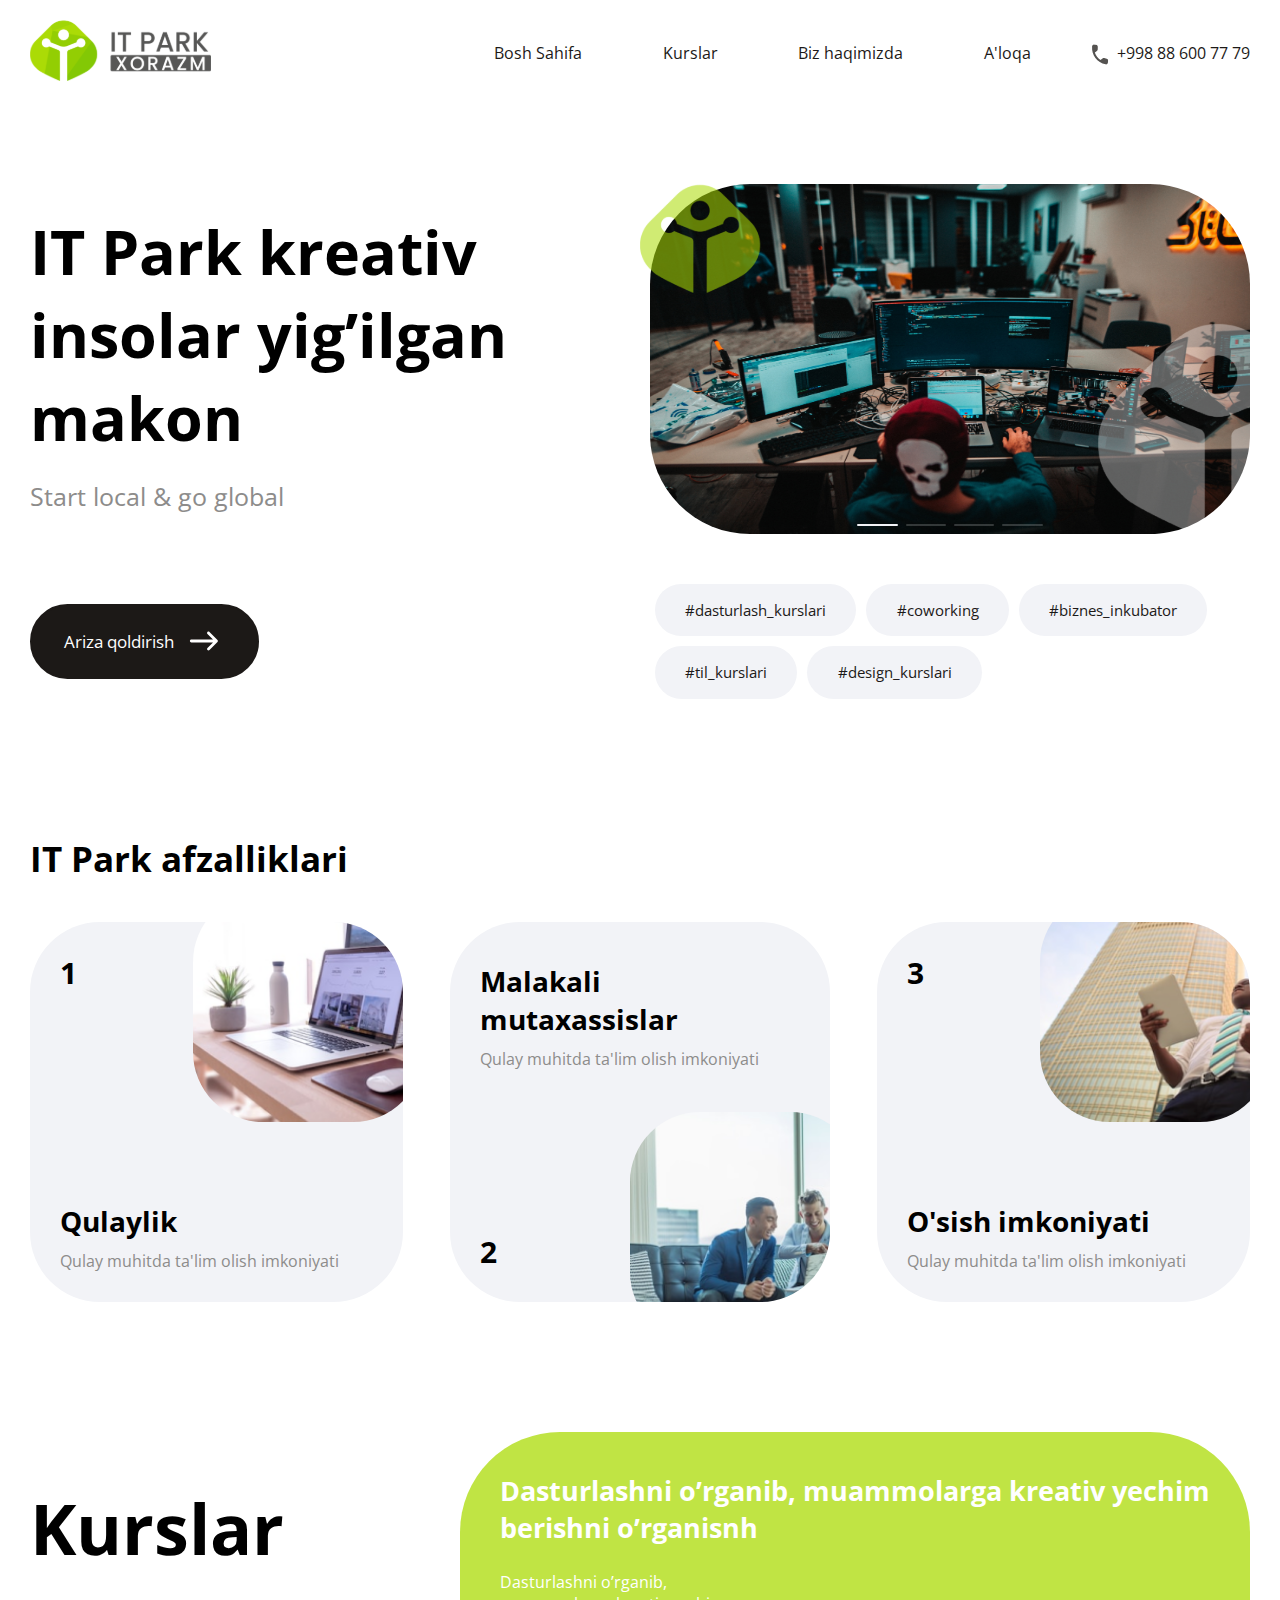
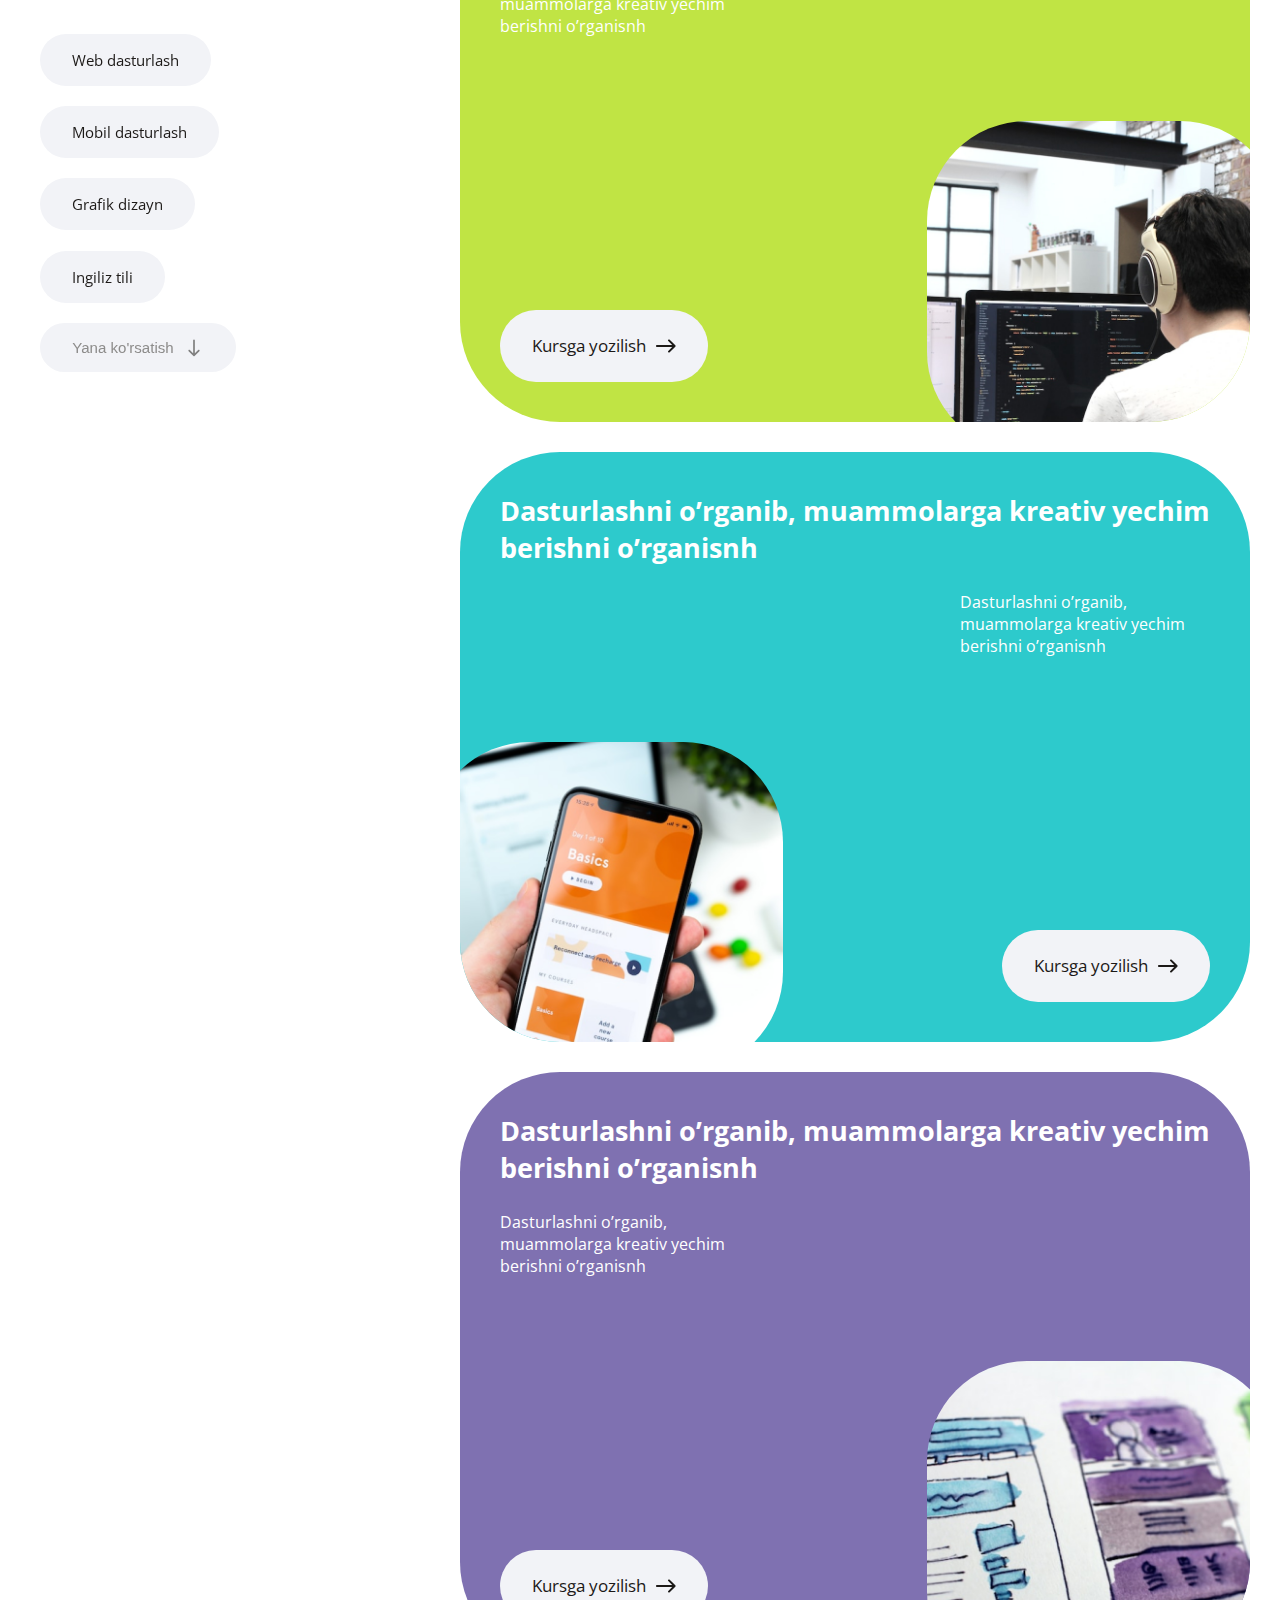
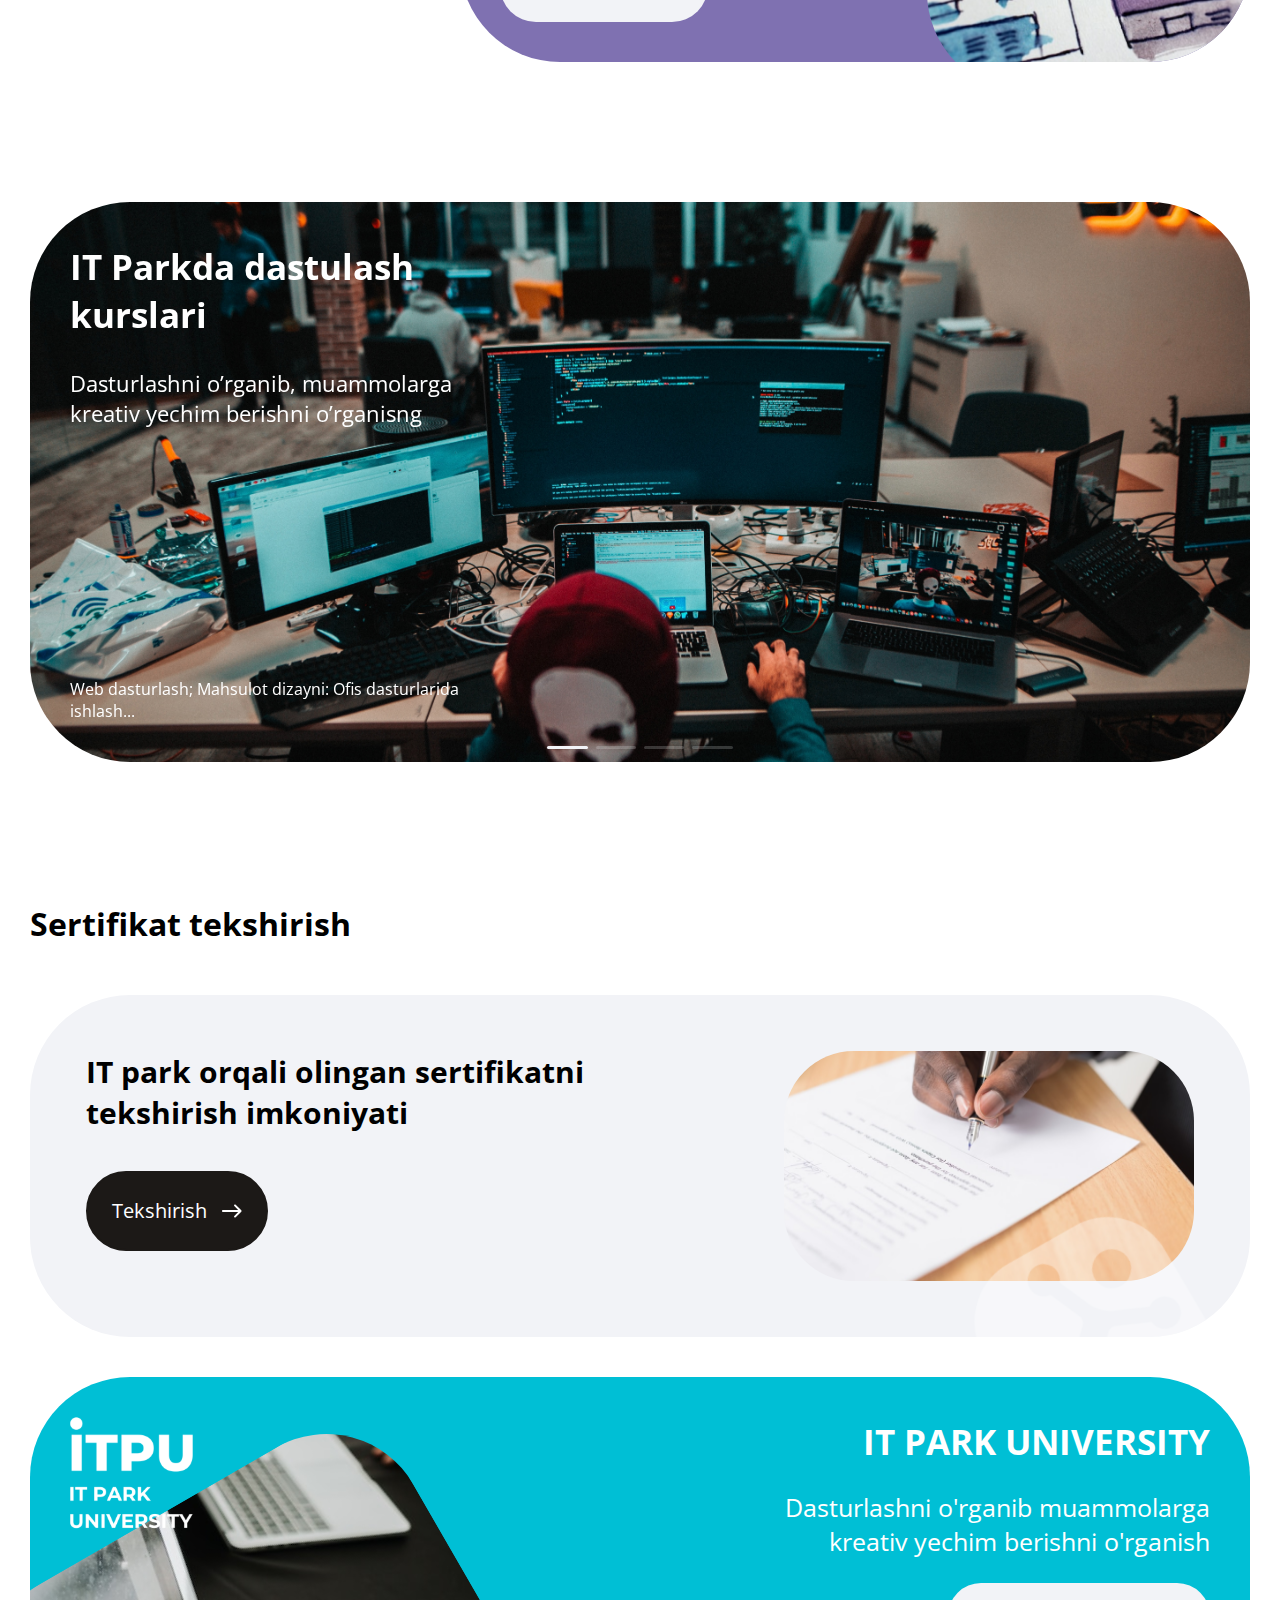
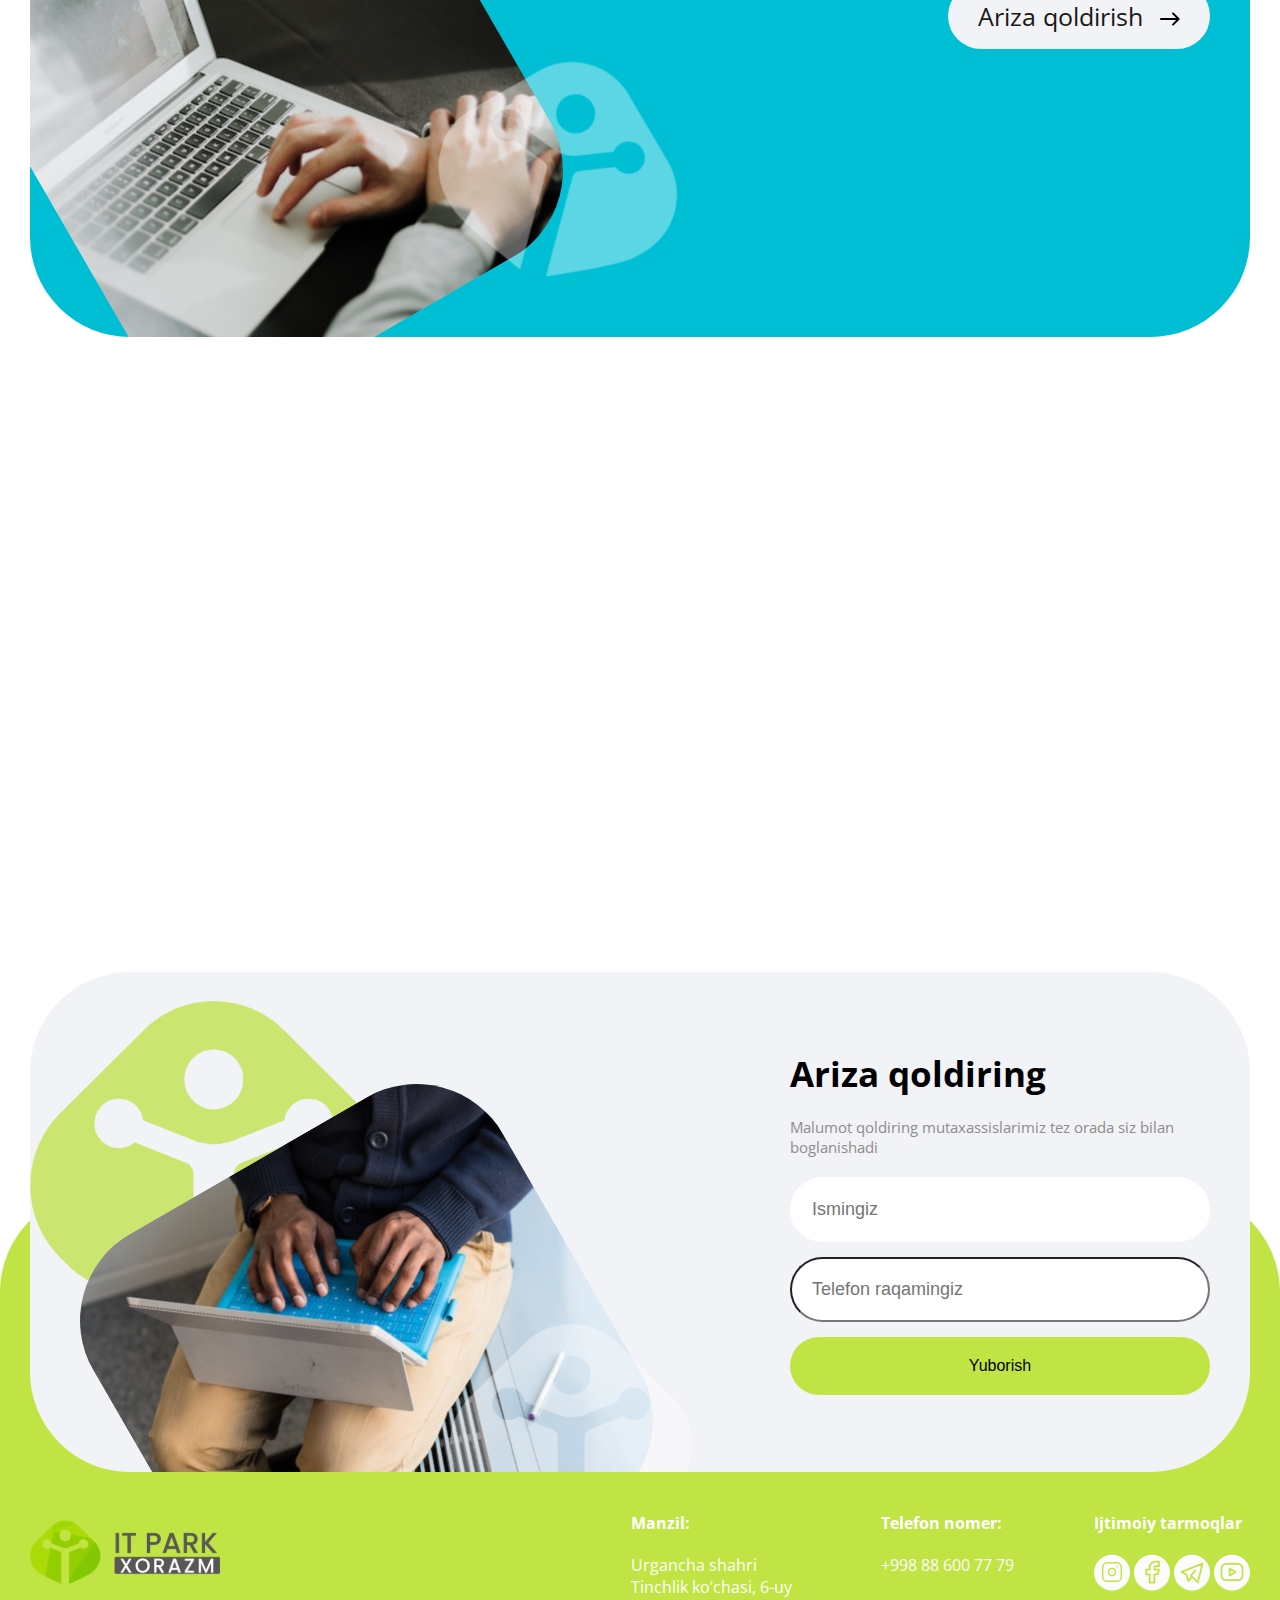
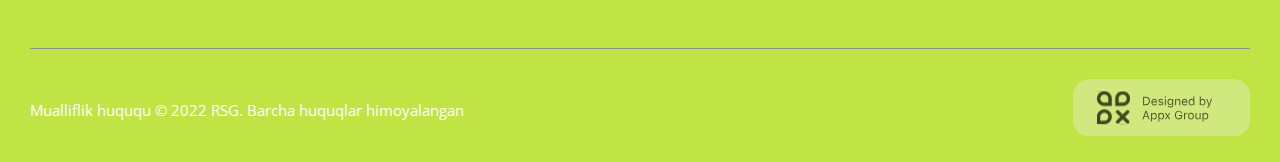
<file: index.html>
<!DOCTYPE html>
<html lang="en">
  <head>
    <meta charset="UTF-8" />
    <meta http-equiv="X-UA-Compatible" content="IE=edge" />
    <meta name="viewport" content="width=device-width, initial-scale=1.0" />
    <title>IT Park</title>
    <link rel="stylesheet" href="/style/main.css" />
    <link
      rel="stylesheet"
      href="https://cdn.jsdelivr.net/npm/swiper/swiper-bundle.min.css"
    />
  </head>
  <body>
    <div class="wrapper">
      <header class="header">
        <div class="container">
          <div class="header__container">
            <div class="header__left">
              <a href="./home.html" class="logo__link"
                ><img
                  src="./assets/icons/header-logo.svg"
                  alt="logo"
                  class="header__logo"
              /></a>
            </div>
            <div class="header__right">
              <nav class="header__navbar">
                <a href="#home" class="header__link" id="link">Bosh Sahifa</a>
                <a href="#courses" class="header__link" id="link">Kurslar</a>
                <a href="#aboutus" class="header__link" id="link"
                  >Biz haqimizda</a
                >
                <a href="#application" class="header__link" id="link">A'loqa</a>
                <div class="header__lessons">
                  <a href="#" class="lessons" id="link">Web dasturlash</a>
                  <a href="#" class="lessons" id="link">Dizayn</a>
                  <a href="#" class="lessons" id="link">Mobil dasturlash</a>
                  <a href="#" class="lessons" id="link">UX/UI</a>
                  <a href="#" class="lessons" id="link">Ingiliz tili</a>
                </div>
                <a href="tel:+998886007779" class="header__link" id="link">
                  <svg
                    class="header__phone"
                    width="18"
                    height="19"
                    viewBox="0 0 18 19"
                    fill="none"
                    xmlns="http://www.w3.org/2000/svg"
                  >
                    <path
                      d="M16.23 12.76L13.69 12.47C13.08 12.4 12.48 12.61 12.05 13.04L10.21 14.88C7.37998 13.44 5.05998 11.13 3.61998 8.29001L5.46998 6.44001C5.89998 6.01001 6.10998 5.41001 6.03998 4.80001L5.74998 2.28001C5.62998 1.27001 4.77998 0.51001 3.75998 0.51001H2.02998C0.89998 0.51001 -0.0400204 1.45001 0.0299796 2.58001C0.55998 11.12 7.38998 17.94 15.92 18.47C17.05 18.54 17.99 17.6 17.99 16.47V14.74C18 13.73 17.24 12.88 16.23 12.76Z"
                      fill="#555351"
                    />
                  </svg>
                  +998 88 600 77 79
                </a>
              </nav>
            </div>
            <button class="header__btn" id="burger">
              <span class="btn"></span><span class="btn"></span
              ><span class="btn"></span>
            </button>
          </div>
        </div>
      </header>
      <main class="main">
        <section class="home" id="home">
          <div class="container">
            <div class="home__container">
              <div class="home__top">
                <div class="home__title">
                  <h1 class="title__name">
                    IT Park kreativ insolar yig’ilgan makon
                  </h1>
                  <p class="title__subtitle">Start local & go global</p>
                </div>
                <div class="home__swiper">
                  <img
                    class="home__logo"
                    src="./assets/icons/itpark-emblema.svg"
                    alt="icon"
                  />
                  <img
                    class="home__greenlogo"
                    src="./assets/icons/itpark-green-emblema.svg"
                    alt="icon"
                  />
                  <div class="swiper mySwiper">
                    <div class="swiper-wrapper">
                      <div class="swiper-slide">
                        <img
                          class="swiper-img"
                          src="./assets/images/swiper-1/arian-darvishi-wh-RPfR_3_M-unsplash.jpg"
                          alt="image"
                        />
                      </div>
                      <div class="swiper-slide">
                        <img
                          class="swiper-img"
                          src="./assets/images/swiper-1/arian-darvishi-wh-RPfR_3_M-unsplash.jpg"
                          alt="image"
                        />
                      </div>
                      <div class="swiper-slide">
                        <img
                          class="swiper-img"
                          src="./assets/images/swiper-1/arian-darvishi-wh-RPfR_3_M-unsplash.jpg"
                          alt="image"
                        />
                      </div>
                      <div class="swiper-slide">
                        <img
                          class="swiper-img"
                          src="./assets/images/swiper-1/arian-darvishi-wh-RPfR_3_M-unsplash.jpg"
                          alt="image"
                        />
                      </div>
                    </div>
                    <div class="swiper-pagination"></div>
                  </div>
                </div>
              </div>
              <div class="home__down">
                <div class="home__application">
                  <a href="#application" class="application__link">
                    Ariza qoldirish
                    <svg
                      class="application__icon"
                      width="40"
                      height="20 "
                      viewBox="0 0 20 14"
                      fill="none"
                      xmlns="http://www.w3.org/2000/svg"
                    >
                      <path
                        d="M12.29 0.70998C11.9 1.09998 11.9 1.72998 12.29 2.11998L16.17 5.99998H1C0.45 5.99998 0 6.44998 0 6.99998C0 7.54998 0.45 7.99998 1 7.99998H16.18L12.3 11.88C11.91 12.27 11.91 12.9 12.3 13.29C12.69 13.68 13.32 13.68 13.71 13.29L19.3 7.69998C19.69 7.30998 19.69 6.67998 19.3 6.28998L13.7 0.70998C13.32 0.31998 12.68 0.31998 12.29 0.70998Z"
                        fill="white"
                      />
                    </svg>
                  </a>
                </div>
                <div class="home__hashtags">
                  <a href="" class="hashtag__item">#dasturlash_kurslari</a>
                  <a href="" class="hashtag__item">#coworking</a>
                  <a href="" class="hashtag__item">#biznes_inkubator</a>
                  <a href="" class="hashtag__item">#til_kurslari</a>
                  <a href="" class="hashtag__item">#design_kurslari</a>
                </div>
              </div>
            </div>
          </div>
        </section>
        <section class="benefits">
          <div class="container">
            <div class="benefits__container">
              <div class="benefits__top">
                <h1 class="benefits__title">IT Park afzalliklari</h1>
              </div>
              <div class="benefits__down">
                <div class="benefits__card card-1">
                  <div class="card__top">
                    <h1 class="card__number">1</h1>
                    <img
                      src="./assets/images/goods/1-goods.png"
                      alt="image"
                      class="card__img"
                    />
                  </div>
                  <div class="card__info">
                    <h1 class="card__title">Qulaylik</h1>
                    <p class="card__text">
                      Qulay muhitda ta'lim olish imkoniyati
                    </p>
                  </div>
                </div>
                <div class="benefits__card card__reverse card-2">
                  <div class="card__top">
                    <h1 class="card__number">2</h1>
                    <img
                      src="./assets/images/goods/2-goods.png"
                      alt="image"
                      class="card__img"
                    />
                  </div>
                  <div class="card__info">
                    <h1 class="card__title">Malakali mutaxassislar</h1>
                    <p class="card__text">
                      Qulay muhitda ta'lim olish imkoniyati
                    </p>
                  </div>
                </div>
                <div class="benefits__card card-3">
                  <div class="card__top">
                    <h1 class="card__number">3</h1>
                    <img
                      src="./assets/images/goods/3-goods.png"
                      alt="image"
                      class="card__img"
                    />
                  </div>
                  <div class="card__info">
                    <h1 class="card__title">O'sish imkoniyati</h1>
                    <p class="card__text">
                      Qulay muhitda ta'lim olish imkoniyati
                    </p>
                  </div>
                </div>
              </div>
            </div>
          </div>
        </section>
        <section class="courses" id="courses">
          <div class="container">
            <div class="courses__container">
              <div class="courses__sidebar">
                <div class="courses__title">
                  <h1 class="main__title">Kurslar</h1>
                </div>
                <div class="courses__types">
                  <a href="" class="courses__name">Web dasturlash</a>
                  <a href="" class="courses__name">Mobil dasturlash</a>
                  <a href="" class="courses__name">Grafik dizayn</a>
                  <a href="" class="courses__name">Ingiliz tili</a>
                  <div class="other__courses">
                    <a href="" class="courses__name">UX/ui</a>
                    <a href="" class="courses__name">UX/UI</a>
                    <a href="" class="courses__name">UX/UI</a>
                    <a href="" class="courses__name">UX/UI</a>
                  </div>
                  <button class="see__more-btn" id="moreBtn">
                    Yana ko'rsatish
                    <svg
                      class="more__icon"
                      width="20"
                      height="14"
                      viewBox="0 0 20 14"
                      fill="none"
                      xmlns="http://www.w3.org/2000/svg"
                    >
                      <path
                        d="M12.29 0.70998C11.9 1.09998 11.9 1.72998 12.29 2.11998L16.17 5.99998H1C0.45 5.99998 0
                       6.44998 0 6.99998C0 7.54998 0.45 7.99998 1 7.99998H16.18L12.3 11.88C11.91 12.27 11.91 12.9 12.3
                        13.29C12.69 13.68 13.32 13.68 13.71 13.29L19.3 7.69998C19.69 7.30998 19.69 6.67998 19.3 6.28998L13.7
                         0.70998C13.32 0.31998 12.68 0.31998 12.29 0.70998Z"
                        fill="gray"
                      />
                    </svg>
                  </button>
                </div>
              </div>
              <div class="courses__article">
                <div class="article__card article-1">
                  <div class="article__top">
                    <h1 class="article__title">
                      Dasturlashni o’rganib, muammolarga kreativ yechim berishni
                      o’rganisnh
                    </h1>
                    <p class="article__text">
                      Dasturlashni o’rganib, muammolarga kreativ yechim berishni
                      o’rganisnh
                    </p>
                  </div>
                  <div class="article__down">
                    <a class="article__btn" href="#application">
                      Kursga yozilish
                      <svg
                        class="article__icon"
                        width="20"
                        height="14"
                        viewBox="0 0 20 14"
                        fill="none"
                        xmlns="http://www.w3.org/2000/svg"
                      >
                        <path
                          d="M12.29 0.70998C11.9 1.09998 11.9 1.72998 12.29 2.11998L16.17 5.99998H1C0.45 5.99998 0 6.44998 0 6.99998C0 7.54998 0.45 7.99998 1 7.99998H16.18L12.3 11.88C11.91 12.27 11.91 12.9 12.3 13.29C12.69 13.68 13.32 13.68 13.71 13.29L19.3 7.69998C19.69 7.30998 19.69 6.67998 19.3 6.28998L13.7 0.70998C13.32 0.31998 12.68 0.31998 12.29 0.70998Z"
                          fill="white"
                        />
                      </svg>
                    </a>
                    <img
                      class="article__img"
                      src="./assets/images/article/Rectangle 6.png"
                      alt="img"
                    />
                  </div>
                </div>
                <div class="article__card article-2">
                  <div class="article__top">
                    <h1 class="article__title">
                      Dasturlashni o’rganib, muammolarga kreativ yechim berishni
                      o’rganisnh
                    </h1>
                    <p class="article__text">
                      Dasturlashni o’rganib, muammolarga kreativ yechim berishni
                      o’rganisnh
                    </p>
                  </div>
                  <div class="article__down">
                    <a href="#application" class="article__btn">
                      Kursga yozilish
                      <svg
                        class="article__icon"
                        width="20"
                        height="14"
                        viewBox="0 0 20 14"
                        fill="none"
                        xmlns="http://www.w3.org/2000/svg"
                      >
                        <path
                          d="M12.29 0.70998C11.9 1.09998 11.9 1.72998 12.29 2.11998L16.17 5.99998H1C0.45 5.99998 0 6.44998 0 6.99998C0 7.54998 0.45 7.99998 1 7.99998H16.18L12.3 11.88C11.91 12.27 11.91 12.9 12.3 13.29C12.69 13.68 13.32 13.68 13.71 13.29L19.3 7.69998C19.69 7.30998 19.69 6.67998 19.3 6.28998L13.7 0.70998C13.32 0.31998 12.68 0.31998 12.29 0.70998Z"
                          fill="white"
                        />
                      </svg>
                    </a>
                    <img
                      class="article__img"
                      src="./assets/images/article/Rectangle 6 (1).png"
                      alt="img"
                    />
                  </div>
                </div>
                <div class="article__card article-3">
                  <div class="article__top">
                    <h1 class="article__title">
                      Dasturlashni o’rganib, muammolarga kreativ yechim berishni
                      o’rganisnh
                    </h1>
                    <p class="article__text">
                      Dasturlashni o’rganib, muammolarga kreativ yechim berishni
                      o’rganisnh
                    </p>
                  </div>
                  <div class="article__down">
                    <a href="#application" class="article__btn">
                      Kursga yozilish
                      <svg
                        class="article__icon"
                        width="20"
                        height="14"
                        viewBox="0 0 20 14"
                        fill="none"
                        xmlns="http://www.w3.org/2000/svg"
                      >
                        <path
                          d="M12.29 0.70998C11.9 1.09998 11.9 1.72998 12.29 2.11998L16.17 5.99998H1C0.45 5.99998 0 6.44998 0 6.99998C0 7.54998 0.45 7.99998 1 7.99998H16.18L12.3 11.88C11.91 12.27 11.91 12.9 12.3 13.29C12.69 13.68 13.32 13.68 13.71 13.29L19.3 7.69998C19.69 7.30998 19.69 6.67998 19.3 6.28998L13.7 0.70998C13.32 0.31998 12.68 0.31998 12.29 0.70998Z"
                          fill="white"
                        />
                      </svg>
                    </a>
                    <img
                      class="article__img"
                      src="./assets/images/article/Rectangle 6 (2).png"
                      alt="img"
                    />
                  </div>
                </div>
              </div>
            </div>
          </div>
        </section>
        <section class="aboutus" id="aboutus">
          <div class="container">
            <div class="aboutus__container">
              <div class="aboutus__top">
                <div>
                  <h1 class="aboutus__title">IT Parkda dastulash kurslari</h1>
                  <p class="aboutus__text">
                    Dasturlashni o’rganib, muammolarga kreativ yechim berishni
                    o’rganisng
                  </p>
                </div>
                <div>
                  <p class="aboutus__subtext">
                    Web dasturlash; Mahsulot dizayni: Ofis dasturlarida
                    ishlash...
                  </p>
                </div>
              </div>
              <div class="swiper mySwiper swiper__container">
                <div class="swiper-wrapper">
                  <div class="swiper-slide">
                    <img
                      class="slide-image"
                      src="./assets/images/swiper-1/arian-darvishi-wh-RPfR_3_M-unsplash.jpg"
                      alt=""
                    />
                  </div>
                  <div class="swiper-slide">
                    <img
                      class="slide-image"
                      src="./assets/images/swiper-1/arian-darvishi-wh-RPfR_3_M-unsplash.jpg"
                      alt=""
                    />
                  </div>
                  <div class="swiper-slide">
                    <img
                      class="slide-image"
                      src="./assets/images/swiper-1/arian-darvishi-wh-RPfR_3_M-unsplash.jpg"
                      alt=""
                    />
                  </div>
                  <div class="swiper-slide">
                    <img
                      class="slide-image"
                      src="./assets/images/swiper-1/arian-darvishi-wh-RPfR_3_M-unsplash.jpg"
                      alt=""
                    />
                  </div>
                </div>
                <div class="swiper-pagination"></div>
              </div>
            </div>
          </div>
        </section>
        <section class="check">
          <div class="container">
            <div class="check__container">
              <div class="check__top">
                <h1 class="check__title">Sertifikat tekshirish</h1>
              </div>
              <div class="check__down">
                <div class="check__info">
                  <h2 class="info__title">
                    IT park orqali olingan sertifikatni tekshirish imkoniyati
                  </h2>
                  <a href="./check.html" class="info__link"
                    >Tekshirish
                    <svg
                      class="info__icon"
                      width="20"
                      height="14"
                      viewBox="0 0 20 14"
                      fill="none"
                      xmlns="http://www.w3.org/2000/svg"
                    >
                      <path
                        d="M12.29 0.70998C11.9 1.09998 11.9 1.72998 12.29 2.11998L16.17 5.99998H1C0.45 5.99998 0
                       6.44998 0 6.99998C0 7.54998 0.45 7.99998 1 7.99998H16.18L12.3 11.88C11.91 12.27 11.91 12.9 12.3
                        13.29C12.69 13.68 13.32 13.68 13.71 13.29L19.3 7.69998C19.69 7.30998 19.69 6.67998 19.3 6.28998L13.7
                         0.70998C13.32 0.31998 12.68 0.31998 12.29 0.70998Z"
                        fill="white"
                      />
                    </svg>
                  </a>
                </div>
                <div class="check__img">
                  <img
                    class="check__picture"
                    src="./assets/images/Rectangle 3.png"
                    alt="image"
                  />
                </div>
                <img
                  class="check__logo"
                  src="./assets/icons/itpark-emblema.svg"
                  alt="logo"
                />
              </div>
            </div>
          </div>
        </section>
        <section class="university">
          <div class="container">
            <div class="university__container">
              <div class="university__logos">
                <img
                  class="itpu__logo"
                  src="./assets/icons/image 3.svg"
                  alt=""
                />
                <img
                  class="itpu__image"
                  src="./assets/images/Rectangle 3 (1).png"
                  alt=""
                />
                <img
                  class="itp__logo"
                  src="./assets/icons/Frame 260 (1).svg"
                  alt=""
                />
              </div>
              <div class="university__about">
                <h1 class="about__title">IT PARK UNIVERSITY</h1>
                <p class="about__text">
                  Dasturlashni o'rganib muammolarga kreativ yechim berishni
                  o'rganish
                </p>
                <a href="#application" class="about__link"
                  >Ariza qoldirish
                  <svg
                    class="link__icon"
                    width="20"
                    height="14"
                    viewBox="0 0 20 14"
                    fill="none"
                    xmlns="http://www.w3.org/2000/svg"
                  >
                    <path
                      d="M12.29 0.70998C11.9 1.09998 11.9 1.72998 12.29 2.11998L16.17 5.99998H1C0.45 5.99998 
                    0 6.44998 0 6.99998C0 7.54998 0.45 7.99998 1 7.99998H16.18L12.3 11.88C11.91 12.27 11.91 12.9 
                    12.3 13.29C12.69 13.68 13.32 13.68 13.71 13.29L19.3 7.69998C19.69 7.30998 19.69 6.67998 19.3 
                    6.28998L13.7 0.70998C13.32 0.31998 12.68 0.31998 12.29 0.70998Z"
                      fill="white"
                    />
                  </svg>
                </a>
              </div>
            </div>
          </div>
        </section>
        <section class="location">
          <div class="container">
            <div class="location__container">
              <iframe
                class="location__map"
                src="https://www.google.com/maps/embed?pb=!1m18!1m12!1m3!1d790.7563167207268!2d60.62207991629031!3d41.55845799054057!2m3!1f0!2f0!3f0!3m2!1i1024!2i768!4f13.1!3m3!1m2!1s0x41dfc9842c81fc9d%3A0x9e434d2b8a616ce9!2sIT%20Park!5e0!3m2!1sru!2s!4v1674020818596!5m2!1sru!2s"
                height="450"
                allowfullscreen=""
                loading="lazy"
                referrerpolicy="no-referrer-when-downgrade"
              ></iframe>
            </div>
          </div>
        </section>
      </main>
      <footer class="footer">
        <div class="footer__top" id="application">
          <div class="container">
            <div class="top__container">
              <div class="footer__images">
                <img
                  src="./assets/icons/itpark-green-emblema.svg"
                  alt="logo"
                  class="footer__gren-logo"
                />
                <img
                  src="./assets/images/Rectangle 3 (2).png"
                  alt="image"
                  class="footer__image"
                />
                <img
                  src="./assets/icons/itpark-emblema.svg"
                  alt="logo"
                  class="footer__white-logo"
                />
              </div>
              <div class="footer__application" id="application">
                <h1 class="application__title">Ariza qoldiring</h1>
                <p class="application__text">
                  Malumot qoldiring mutaxassislarimiz tez orada siz bilan
                  boglanishadi
                </p>
                <form action="" class="application__input">
                  <input
                    id="inputName"
                    class="input__name"
                    type="text"
                    placeholder="Ismingiz"
                  />
                  <p id="errorName" class="input__error">Ismni kiriting !</p>
                  <p id="errorNametext" class="input__error">
                    Iltimos faqat ism kiriting !
                  </p>
                  <input
                    id="inputTel"
                    class="input__tel"
                    type="tel"
                    placeholder="Telefon raqamingiz"
                  />
                  <p id="errortelnum" class="input__error">
                    Iltimos faqat raqam kiriting!
                  </p>
                  <p id="errorTel" class="input__error">
                    Telefon raqam uzunligi 19 bo'lishi kerak !
                  </p>
                  <button id="submitBtn" class="input__submit">Yuborish</button>
                </form>
              </div>
            </div>
          </div>
        </div>
        <div class="footer__down">
          <div class="container">
            <div class="down__container">
              <div class="footer__navbar">
                <div class="footer__left">
                  <img
                    class="footer__logo"
                    src="./assets/icons/header-logo.svg"
                    alt="image"
                  />
                </div>
                <div class="footer__right">
                  <div class="about__location">
                    <h4 class="footer__title">Manzil:</h4>
                    <a href="#" class="location__link"
                      >Urgancha shahri Tinchlik ko’chasi, 6-uy
                    </a>
                  </div>
                  <div class="about__telephone">
                    <h4 class="footer__title">Telefon nomer:</h4>
                    <a href="tel:+998886007779" class="telephone__link"
                      >+998 88 600 77 79</a
                    >
                  </div>
                  <div class="about__sm">
                    <div class="sm__title">
                      <h4 class="footer__title">Ijtimoiy tarmoqlar</h4>
                    </div>
                    <div class="sm__links">
                      <svg
                        class="insta__icon"
                        width="36"
                        height="37"
                        viewBox="0 0 36 37"
                        fill="none"
                        xmlns="http://www.w3.org/2000/svg"
                      >
                        <ellipse
                          cx="18"
                          cy="18.6349"
                          rx="18"
                          ry="17.9299"
                          fill="#FCFCFC"
                        />
                        <g clip-path="url(#clip0_127_471)">
                          <path
                            d="M22.667 8.66675H13.3337C10.7563 8.66675 8.66699 10.7561 8.66699 13.3334V22.6667C8.66699 25.2441 10.7563 27.3334 13.3337 27.3334H22.667C25.2443 27.3334 27.3337 25.2441 27.3337 22.6667V13.3334C27.3337 10.7561 25.2443 8.66675 22.667 8.66675Z"
                            stroke="#C0E444"
                            stroke-width="1.5"
                            stroke-linecap="round"
                            stroke-linejoin="round"
                          />
                          <path
                            d="M18 21.5C19.933 21.5 21.5 19.933 21.5 18C21.5 16.067 19.933 14.5 18 14.5C16.067 14.5 14.5 16.067 14.5 18C14.5 19.933 16.067 21.5 18 21.5Z"
                            stroke="#C0E444"
                            stroke-width="1.5"
                            stroke-linecap="round"
                            stroke-linejoin="round"
                          />
                          <path
                            d="M23.25 12.75V12.751"
                            stroke="#C0E444"
                            stroke-width="1.5"
                            stroke-linecap="round"
                            stroke-linejoin="round"
                          />
                        </g>
                        <defs>
                          <clipPath id="clip0_127_471">
                            <rect
                              width="28"
                              height="27.8909"
                              fill="white"
                              transform="translate(4 4.6897)"
                            />
                          </clipPath>
                        </defs>
                      </svg>
                      <svg
                        class="facebook__icon"
                        width="36"
                        height="37"
                        viewBox="0 0 36 37"
                        fill="none"
                        xmlns="http://www.w3.org/2000/svg"
                      >
                        <ellipse
                          cx="18"
                          cy="18.6349"
                          rx="18"
                          ry="17.9299"
                          fill="#FCFCFC"
                        />
                        <g clip-path="url(#clip0_127_478)">
                          <path
                            d="M12.167 15.6667V20.3333H15.667V28.5H20.3337V20.3333H23.8337L25.0003 15.6667H20.3337V13.3333C20.3337 13.0239 20.4566 12.7272 20.6754 12.5084C20.8942 12.2896 21.1909 12.1667 21.5003 12.1667H25.0003V7.5H21.5003C19.9532 7.5 18.4695 8.11458 17.3755 9.20854C16.2816 10.3025 15.667 11.7862 15.667 13.3333V15.6667H12.167Z"
                            stroke="#C0E444"
                            stroke-width="1.75"
                            stroke-linecap="round"
                            stroke-linejoin="round"
                          />
                        </g>
                        <defs>
                          <clipPath id="clip0_127_478">
                            <rect
                              width="28"
                              height="27.8909"
                              fill="white"
                              transform="translate(4 4.6897)"
                            />
                          </clipPath>
                        </defs>
                      </svg>
                      <svg
                        class="telegram__icon"
                        width="36"
                        height="37"
                        viewBox="0 0 36 37"
                        fill="none"
                        xmlns="http://www.w3.org/2000/svg"
                      >
                        <ellipse
                          cx="18"
                          cy="18.6349"
                          rx="18"
                          ry="17.9299"
                          fill="#FCFCFC"
                        />
                        <g clip-path="url(#clip0_127_483)">
                          <path
                            d="M21.5 16.6667L16.8333 21.3334L23.8333 28.3334L28.5 9.66675L7.5 17.8334L12.1667 20.1667L14.5 27.1667L18 22.5001"
                            stroke="#C0E444"
                            stroke-width="1.75"
                            stroke-linecap="round"
                            stroke-linejoin="round"
                          />
                        </g>
                        <defs>
                          <clipPath id="clip0_127_483">
                            <rect
                              width="28"
                              height="27.8909"
                              fill="white"
                              transform="translate(4 5.68579)"
                            />
                          </clipPath>
                        </defs>
                      </svg>
                      <svg
                        class="youtube__icon"
                        width="36"
                        height="37"
                        viewBox="0 0 36 37"
                        fill="none"
                        xmlns="http://www.w3.org/2000/svg"
                      >
                        <ellipse
                          cx="18"
                          cy="18.6349"
                          rx="18"
                          ry="17.9299"
                          fill="#FCFCFC"
                        />
                        <g clip-path="url(#clip0_127_488)">
                          <path
                            d="M23.8333 9.83325H12.1667C9.58934 9.83325 7.5 11.9226 7.5 14.4999V21.4999C7.5 24.0772 9.58934 26.1666 12.1667 26.1666H23.8333C26.4107 26.1666 28.5 24.0772 28.5 21.4999V14.4999C28.5 11.9226 26.4107 9.83325 23.8333 9.83325Z"
                            stroke="#C0E444"
                            stroke-width="1.75"
                            stroke-linecap="round"
                            stroke-linejoin="round"
                          />
                          <path
                            d="M15.667 14.5L21.5003 18L15.667 21.5V14.5Z"
                            stroke="#C0E444"
                            stroke-width="1.75"
                            stroke-linecap="round"
                            stroke-linejoin="round"
                          />
                        </g>
                        <defs>
                          <clipPath id="clip0_127_488">
                            <rect
                              width="28"
                              height="27.8909"
                              fill="white"
                              transform="translate(4 4.6897)"
                            />
                          </clipPath>
                        </defs>
                      </svg>
                    </div>
                  </div>
                </div>
              </div>
              <div class="footer__info">
                <div class="footer__rights">
                  <p class="rights__text">
                    Mualliflik huququ © 2022 RSG. Barcha huquqlar himoyalangan
                  </p>
                </div>
                <div class="footer__maker">
                  <svg
                    class="appx__logo"
                    width="177"
                    height="58"
                    viewBox="0 0 177 58"
                    fill="none"
                    xmlns="http://www.w3.org/2000/svg"
                    xmlns:xlink="http://www.w3.org/1999/xlink"
                  >
                    <g opacity="0.8" filter="url(#filter0_b_127_457)">
                      <rect
                        y="0.284424"
                        width="177"
                        height="57"
                        rx="16"
                        fill="#F2F3F7"
                        fill-opacity="0.4"
                      />
                      <g opacity="0.86">
                        <rect
                          x="24"
                          y="12.2844"
                          width="33"
                          height="33"
                          fill="url(#pattern0)"
                        />
                        <path
                          d="M70.0781 26.2844H72.9785C75.4922 26.2844 76.9688 24.72 76.9688 22.0598V22.0481C76.9688 19.3938 75.4863 17.8293 72.9785 17.8293H70.0781V26.2844ZM71.1328 25.3352V18.7786H72.9082C74.7832 18.7786 75.8906 19.9973 75.8906 22.0598V22.0715C75.8906 24.1282 74.7949 25.3352 72.9082 25.3352H71.1328ZM81.2461 26.3958C82.7344 26.3958 83.6367 25.552 83.8535 24.6965L83.8652 24.6497H82.8457L82.8223 24.7024C82.6523 25.0833 82.125 25.4875 81.2695 25.4875C80.1445 25.4875 79.4238 24.7258 79.3945 23.4192H83.9414V23.0208C83.9414 21.134 82.8984 19.8567 81.1816 19.8567C79.4648 19.8567 78.3516 21.1926 78.3516 23.1438V23.1497C78.3516 25.1301 79.4414 26.3958 81.2461 26.3958ZM81.1758 20.7649C82.1074 20.7649 82.7988 21.3567 82.9043 22.6047H79.4121C79.5234 21.4036 80.2383 20.7649 81.1758 20.7649ZM87.6914 26.3958C89.127 26.3958 90.2227 25.6165 90.2227 24.4915V24.4797C90.2227 23.5774 89.6484 23.0618 88.459 22.7747L87.4863 22.5403C86.7422 22.3586 86.4258 22.0891 86.4258 21.6614V21.6497C86.4258 21.093 86.9766 20.7063 87.7266 20.7063C88.4883 20.7063 88.9805 21.052 89.1152 21.55H90.1172C89.9766 20.5188 89.0566 19.8567 87.7324 19.8567C86.3906 19.8567 85.3828 20.6477 85.3828 21.6965V21.7024C85.3828 22.6106 85.916 23.1262 87.0996 23.4075L88.0781 23.6418C88.8574 23.8293 89.1797 24.1282 89.1797 24.5559V24.5676C89.1797 25.1418 88.5762 25.5461 87.7266 25.5461C86.918 25.5461 86.4141 25.2004 86.2441 24.6731H85.2012C85.3184 25.7161 86.2852 26.3958 87.6914 26.3958ZM92.3438 18.7493C92.7305 18.7493 93.0469 18.4329 93.0469 18.0461C93.0469 17.6594 92.7305 17.343 92.3438 17.343C91.957 17.343 91.6406 17.6594 91.6406 18.0461C91.6406 18.4329 91.957 18.7493 92.3438 18.7493ZM91.8281 26.2844H92.8477V19.968H91.8281V26.2844ZM97.3711 28.511C99.0938 28.511 100.184 27.6086 100.184 26.1965V19.968H99.1641V21.011H99.0938C98.707 20.2961 98.0156 19.8567 97.125 19.8567C95.4727 19.8567 94.4531 21.1399 94.4531 22.9094V22.9211C94.4531 24.6907 95.4668 25.9563 97.1016 25.9563C97.9688 25.9563 98.6836 25.5637 99.082 24.8665H99.1758V26.1438C99.1758 27.0754 98.502 27.6086 97.3711 27.6086C96.4629 27.6086 95.9004 27.2688 95.7891 26.7883L95.7832 26.7825H94.7285L94.7168 26.7883C94.875 27.8254 95.8477 28.511 97.3711 28.511ZM97.3242 25.054C96.1523 25.054 95.4961 24.175 95.4961 22.9211V22.9094C95.4961 21.6555 96.1523 20.759 97.3242 20.759C98.4902 20.759 99.1992 21.6555 99.1992 22.9094V22.9211C99.1992 24.175 98.4961 25.054 97.3242 25.054ZM102.082 26.2844H103.102V22.5461C103.102 21.4387 103.74 20.759 104.748 20.759C105.756 20.759 106.225 21.304 106.225 22.4407V26.2844H107.244V22.1946C107.244 20.6946 106.453 19.8567 105.035 19.8567C104.104 19.8567 103.512 20.2493 103.195 20.9172H103.102V19.968H102.082V26.2844ZM111.668 26.3958C113.156 26.3958 114.059 25.552 114.275 24.6965L114.287 24.6497H113.268L113.244 24.7024C113.074 25.0833 112.547 25.4875 111.691 25.4875C110.566 25.4875 109.846 24.7258 109.816 23.4192H114.363V23.0208C114.363 21.134 113.32 19.8567 111.604 19.8567C109.887 19.8567 108.773 21.1926 108.773 23.1438V23.1497C108.773 25.1301 109.863 26.3958 111.668 26.3958ZM111.598 20.7649C112.529 20.7649 113.221 21.3567 113.326 22.6047H109.834C109.945 21.4036 110.66 20.7649 111.598 20.7649ZM118.277 26.3958C119.156 26.3958 119.859 25.9797 120.246 25.2766H120.34V26.2844H121.359V17.4602H120.34V20.9641H120.246C119.9 20.2903 119.145 19.8567 118.277 19.8567C116.672 19.8567 115.629 21.1399 115.629 23.1204V23.1321C115.629 25.1008 116.678 26.3958 118.277 26.3958ZM118.512 25.4934C117.357 25.4934 116.672 24.6028 116.672 23.1321V23.1204C116.672 21.6497 117.357 20.759 118.512 20.759C119.66 20.759 120.363 21.6614 120.363 23.1204V23.1321C120.363 24.5911 119.66 25.4934 118.512 25.4934ZM129.832 26.3958C131.432 26.3958 132.48 25.1008 132.48 23.1321V23.1204C132.48 21.1399 131.438 19.8567 129.832 19.8567C128.965 19.8567 128.209 20.2903 127.863 20.9641H127.77V17.4602H126.75V26.2844H127.77V25.2766H127.863C128.25 25.9797 128.953 26.3958 129.832 26.3958ZM129.598 25.4934C128.449 25.4934 127.746 24.5911 127.746 23.1321V23.1204C127.746 21.6614 128.449 20.759 129.598 20.759C130.752 20.759 131.438 21.6497 131.438 23.1204V23.1321C131.438 24.6028 130.752 25.4934 129.598 25.4934ZM134.367 28.4993C135.486 28.4993 136.008 28.0891 136.529 26.6711L138.996 19.968H137.924L136.195 25.1653H136.102L134.367 19.968H133.277L135.615 26.2903L135.498 26.6653C135.27 27.3918 134.918 27.6555 134.338 27.6555C134.197 27.6555 134.039 27.6497 133.916 27.6262V28.4641C134.057 28.4875 134.232 28.4993 134.367 28.4993ZM69.4043 40.2844H70.5117L71.3613 37.8645H74.7246L75.5742 40.2844H76.6816L73.5645 31.8293H72.5215L69.4043 40.2844ZM72.9961 33.1946H73.0898L74.4141 36.968H71.6719L72.9961 33.1946ZM78.0352 42.3938H79.0547V39.2883H79.1484C79.4941 39.9622 80.25 40.3958 81.1172 40.3958C82.7227 40.3958 83.7656 39.1125 83.7656 37.1321V37.1204C83.7656 35.1516 82.7168 33.8567 81.1172 33.8567C80.2383 33.8567 79.5352 34.2727 79.1484 34.9758H79.0547V33.968H78.0352V42.3938ZM80.8828 39.4934C79.7344 39.4934 79.0312 38.5911 79.0312 37.1321V37.1204C79.0312 35.6614 79.7344 34.759 80.8828 34.759C82.0371 34.759 82.7227 35.6497 82.7227 37.1204V37.1321C82.7227 38.6028 82.0371 39.4934 80.8828 39.4934ZM85.3594 42.3938H86.3789V39.2883H86.4727C86.8184 39.9622 87.5742 40.3958 88.4414 40.3958C90.0469 40.3958 91.0898 39.1125 91.0898 37.1321V37.1204C91.0898 35.1516 90.041 33.8567 88.4414 33.8567C87.5625 33.8567 86.8594 34.2727 86.4727 34.9758H86.3789V33.968H85.3594V42.3938ZM88.207 39.4934C87.0586 39.4934 86.3555 38.5911 86.3555 37.1321V37.1204C86.3555 35.6614 87.0586 34.759 88.207 34.759C89.3613 34.759 90.0469 35.6497 90.0469 37.1204V37.1321C90.0469 38.6028 89.3613 39.4934 88.207 39.4934ZM91.8867 40.2844H93.0293L94.5293 37.8997H94.623L96.1172 40.2844H97.3125L95.1387 37.0852L97.2832 33.968H96.1406L94.6582 36.3176H94.5645L93.0645 33.968H91.8633L94.0488 37.1262L91.8867 40.2844ZM105.691 40.4836C107.854 40.4836 109.283 39.1008 109.283 37.0149V35.9836H105.855V36.9094H108.229V37.1145C108.229 38.5442 107.209 39.511 105.697 39.511C103.998 39.511 102.938 38.1868 102.938 36.0598V36.0481C102.938 33.9504 104.016 32.6028 105.691 32.6028C106.951 32.6028 107.801 33.2004 108.146 34.2903L108.164 34.3489H109.23L109.219 34.2903C108.885 32.6848 107.566 31.6301 105.691 31.6301C103.377 31.6301 101.859 33.3821 101.859 36.0481V36.0598C101.859 38.761 103.354 40.4836 105.691 40.4836ZM111.023 40.2844H112.043V36.3704C112.043 35.4446 112.734 34.8293 113.707 34.8293C113.93 34.8293 114.123 34.8528 114.334 34.8879V33.8977C114.234 33.8801 114.018 33.8567 113.824 33.8567C112.969 33.8567 112.377 34.2434 112.137 34.9055H112.043V33.968H111.023V40.2844ZM118.014 40.3958C119.812 40.3958 120.926 39.1536 120.926 37.1321V37.1204C120.926 35.093 119.812 33.8567 118.014 33.8567C116.215 33.8567 115.102 35.093 115.102 37.1204V37.1321C115.102 39.1536 116.215 40.3958 118.014 40.3958ZM118.014 39.4934C116.818 39.4934 116.145 38.6204 116.145 37.1321V37.1204C116.145 35.6262 116.818 34.759 118.014 34.759C119.209 34.759 119.883 35.6262 119.883 37.1204V37.1321C119.883 38.6204 119.209 39.4934 118.014 39.4934ZM124.623 40.3958C125.549 40.3958 126.188 40.0149 126.498 39.3411H126.592V40.2844H127.611V33.968H126.592V37.7063C126.592 38.8137 126 39.4934 124.887 39.4934C123.879 39.4934 123.469 38.9485 123.469 37.8118V33.968H122.449V38.0579C122.449 39.552 123.188 40.3958 124.623 40.3958ZM129.516 42.3938H130.535V39.2883H130.629C130.975 39.9622 131.73 40.3958 132.598 40.3958C134.203 40.3958 135.246 39.1125 135.246 37.1321V37.1204C135.246 35.1516 134.197 33.8567 132.598 33.8567C131.719 33.8567 131.016 34.2727 130.629 34.9758H130.535V33.968H129.516V42.3938ZM132.363 39.4934C131.215 39.4934 130.512 38.5911 130.512 37.1321V37.1204C130.512 35.6614 131.215 34.759 132.363 34.759C133.518 34.759 134.203 35.6497 134.203 37.1204V37.1321C134.203 38.6028 133.518 39.4934 132.363 39.4934Z"
                          fill="#1C1917"
                        />
                      </g>
                    </g>
                    <defs>
                      <filter
                        id="filter0_b_127_457"
                        x="-16"
                        y="-15.7156"
                        width="209"
                        height="89"
                        filterUnits="userSpaceOnUse"
                        color-interpolation-filters="sRGB"
                      >
                        <feFlood
                          flood-opacity="0"
                          result="BackgroundImageFix"
                        />
                        <feGaussianBlur
                          in="BackgroundImageFix"
                          stdDeviation="8"
                        />
                        <feComposite
                          in2="SourceAlpha"
                          operator="in"
                          result="effect1_backgroundBlur_127_457"
                        />
                        <feBlend
                          mode="normal"
                          in="SourceGraphic"
                          in2="effect1_backgroundBlur_127_457"
                          result="shape"
                        />
                      </filter>
                      <pattern
                        id="pattern0"
                        patternContentUnits="objectBoundingBox"
                        width="1"
                        height="1"
                      >
                        <use
                          xlink:href="#image0_127_457"
                          transform="scale(0.00045977 0.000456621)"
                        />
                      </pattern>
                      <image
                        id="image0_127_457"
                        width="2190"
                        height="2190"
                        xlink:href="[data-uri]"
                      />
                    </defs>
                  </svg>
                </div>
              </div>
            </div>
          </div>
        </div>
      </footer>
    </div>
    <script src="https://cdn.jsdelivr.net/npm/swiper/swiper-bundle.min.js"></script>
    <script src="/js/main.js"></script>
  </body>
</html>
</file>
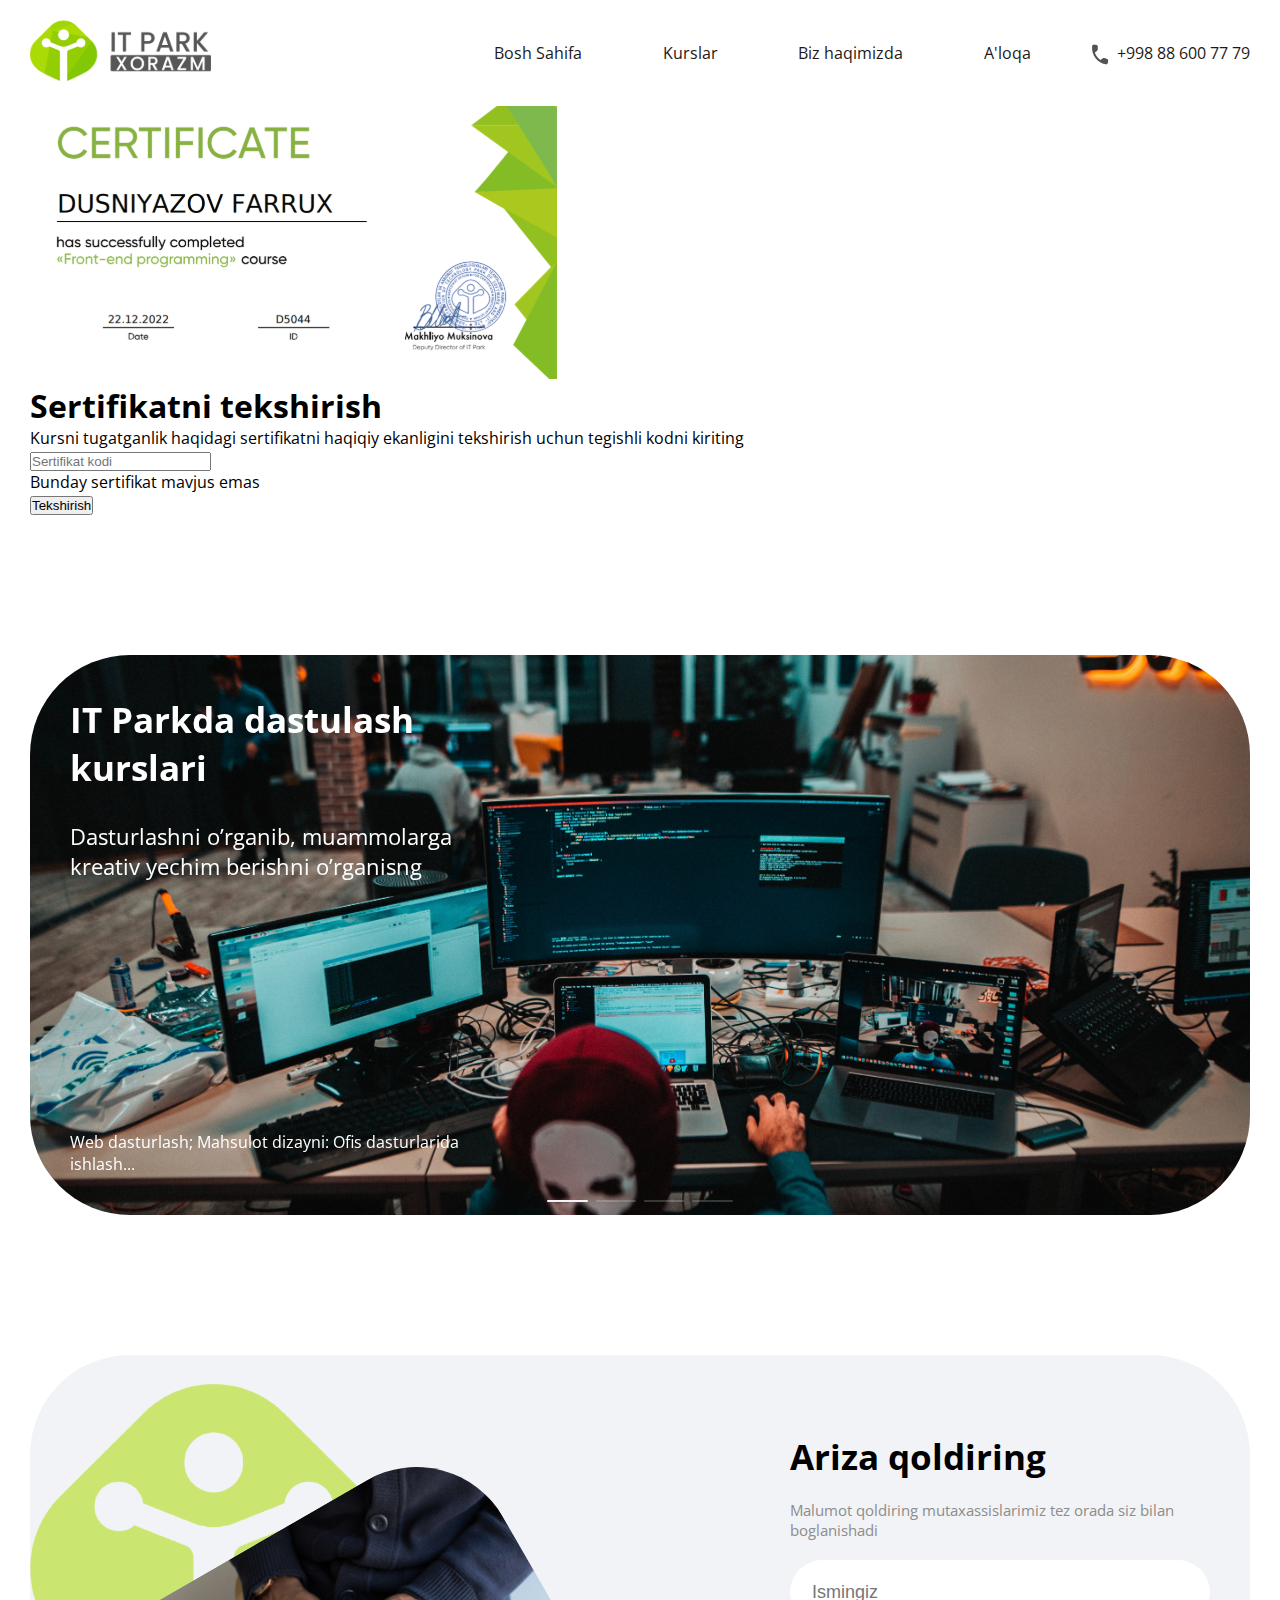
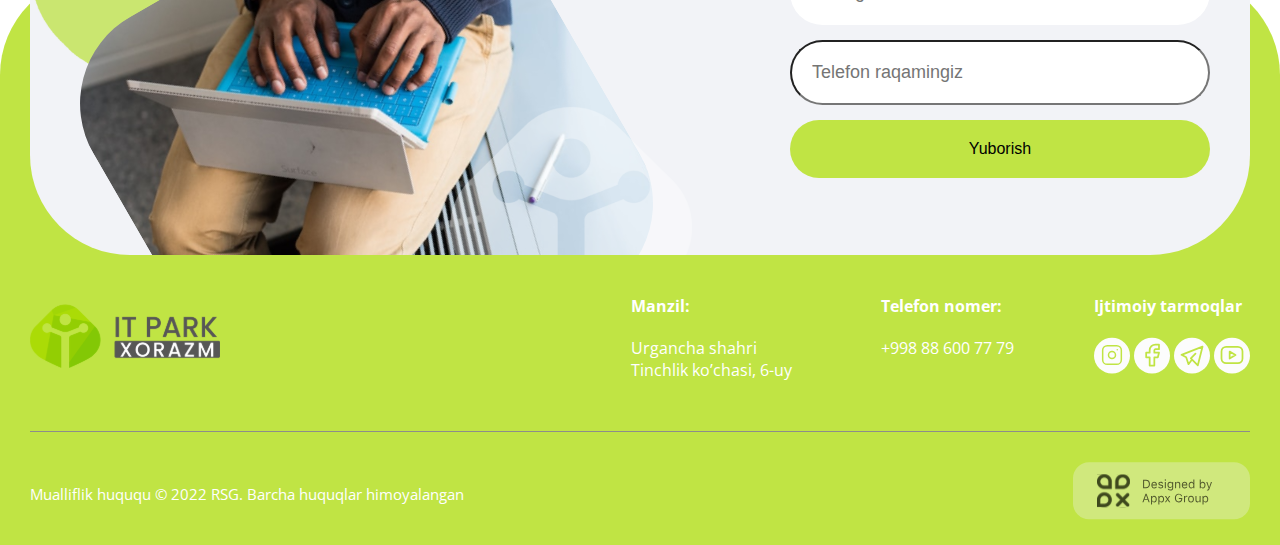
<file: check.html>
<!DOCTYPE html>
<html lang="en">
  <head>
    <meta charset="UTF-8" />
    <meta http-equiv="X-UA-Compatible" content="IE=edge" />
    <meta name="viewport" content="width=device-width, initial-scale=1.0" />
    <title>Document</title>
    <link rel="stylesheet" href="/style/main.css" />
    <link
      rel="stylesheet"
      href="https://cdn.jsdelivr.net/npm/swiper/swiper-bundle.min.css"
    />
  </head>
  <body>
    <div class="wrapper">
      <header class="header">
        <div class="container">
          <div class="header__container">
            <div class="header__left">
              <a href="./home.html" class="logo__link"
                ><img
                  src="./assets/icons/header-logo.svg"
                  alt="logo"
                  class="header__logo"
              /></a>
            </div>
            <div class="header__right">
              <nav class="header__navbar">
                <a href="#home" class="header__link" id="link">Bosh Sahifa</a>
                <a href="#courses" class="header__link" id="link">Kurslar</a>
                <a href="#aboutus" class="header__link" id="link"
                  >Biz haqimizda</a
                >
                <a href="#application" class="header__link" id="link">A'loqa</a>
                <div class="header__lessons">
                  <a href="#" class="lessons" id="link">Web dasturlash</a>
                  <a href="#" class="lessons" id="link">Dizayn</a>
                  <a href="#" class="lessons" id="link">Mobil dasturlash</a>
                  <a href="#" class="lessons" id="link">UX/UI</a>
                  <a href="#" class="lessons" id="link">Ingiliz tili</a>
                </div>
                <a href="tel:+998886007779" class="header__link" id="link">
                  <svg
                    class="header__phone"
                    width="18"
                    height="19"
                    viewBox="0 0 18 19"
                    fill="none"
                    xmlns="http://www.w3.org/2000/svg"
                  >
                    <path
                      d="M16.23 12.76L13.69 12.47C13.08 12.4 12.48 12.61 12.05 13.04L10.21 14.88C7.37998 13.44 5.05998 11.13 3.61998 8.29001L5.46998 6.44001C5.89998 6.01001 6.10998 5.41001 6.03998 4.80001L5.74998 2.28001C5.62998 1.27001 4.77998 0.51001 3.75998 0.51001H2.02998C0.89998 0.51001 -0.0400204 1.45001 0.0299796 2.58001C0.55998 11.12 7.38998 17.94 15.92 18.47C17.05 18.54 17.99 17.6 17.99 16.47V14.74C18 13.73 17.24 12.88 16.23 12.76Z"
                      fill="#555351"
                    />
                  </svg>
                  +998 88 600 77 79
                </a>
              </nav>
            </div>
            <button class="header__btn" id="burger">
              <span class="btn"></span><span class="btn"></span
              ><span class="btn"></span>
            </button>
          </div>
        </div>
      </header>
      <main class="main">
        <section class="check__serificate">
          <div class="container">
            <div class="check__content">
              <div class="sertificate__img">
                <img
                  class="sertificate__picture"
                  src="./assets/images/Rectangle 170.svg"
                  alt="image"
                />
              </div>
              <div class="check__form">
                <form action="" class="form">
                  <h1 class="form__title">Sertifikatni tekshirish</h1>
                  <p class="form__text">
                    Kursni tugatganlik haqidagi sertifikatni haqiqiy ekanligini
                    tekshirish uchun tegishli kodni kiriting
                  </p>
                  <input
                    id="checkInput"
                    class="form__input"
                    type="text"
                    placeholder="Sertifikat kodi"
                  />
                  <p id="checkError" class="check__error">
                    Bunday sertifikat mavjus emas
                  </p>
                  <button id="checkSubmit" class="form__submit">
                    Tekshirish
                  </button>
                </form>
              </div>
            </div>
          </div>
        </section>
        <section class="aboutus" id="aboutus">
          <div class="container">
            <div class="aboutus__container">
              <div class="aboutus__top">
                <div>
                  <h1 class="aboutus__title">IT Parkda dastulash kurslari</h1>
                  <p class="aboutus__text">
                    Dasturlashni o’rganib, muammolarga kreativ yechim berishni
                    o’rganisng
                  </p>
                </div>
                <div>
                  <p class="aboutus__subtext">
                    Web dasturlash; Mahsulot dizayni: Ofis dasturlarida
                    ishlash...
                  </p>
                </div>
              </div>
              <div class="swiper mySwiper swiper__container">
                <div class="swiper-wrapper">
                  <div class="swiper-slide">
                    <img
                      class="slide-image"
                      src="./assets/images/swiper-1/arian-darvishi-wh-RPfR_3_M-unsplash.jpg"
                      alt=""
                    />
                  </div>
                  <div class="swiper-slide">
                    <img
                      class="slide-image"
                      src="./assets/images/swiper-1/arian-darvishi-wh-RPfR_3_M-unsplash.jpg"
                      alt=""
                    />
                  </div>
                  <div class="swiper-slide">
                    <img
                      class="slide-image"
                      src="./assets/images/swiper-1/arian-darvishi-wh-RPfR_3_M-unsplash.jpg"
                      alt=""
                    />
                  </div>
                  <div class="swiper-slide">
                    <img
                      class="slide-image"
                      src="./assets/images/swiper-1/arian-darvishi-wh-RPfR_3_M-unsplash.jpg"
                      alt=""
                    />
                  </div>
                </div>
                <div class="swiper-pagination"></div>
              </div>
            </div>
          </div>
        </section>
      </main>
      <footer class="footer">
        <div class="footer__top" id="application">
          <div class="container">
            <div class="top__container">
              <div class="footer__images">
                <img
                  src="./assets/icons/itpark-green-emblema.svg"
                  alt="logo"
                  class="footer__gren-logo"
                />
                <img
                  src="./assets/images/Rectangle 3 (2).png"
                  alt="image"
                  class="footer__image"
                />
                <img
                  src="./assets/icons/itpark-emblema.svg"
                  alt="logo"
                  class="footer__white-logo"
                />
              </div>
              <div class="footer__application" id="application">
                <h1 class="application__title">Ariza qoldiring</h1>
                <p class="application__text">
                  Malumot qoldiring mutaxassislarimiz tez orada siz bilan
                  boglanishadi
                </p>
                <form class="application__input">
                  <input
                    id="inputName"
                    class="input__name"
                    type="text"
                    placeholder="Ismingiz"
                  />
                  <p id="errorName" class="input__error">Ismni kiriting !</p>
                  <p id="errorNametext" class="input__error">
                    Iltimos faqat ism kiriting !
                  </p>
                  <input
                    id="inputTel"
                    class="input__tel"
                    type="tel"
                    placeholder="Telefon raqamingiz"
                  />
                  <p id="errortelnum" class="input__error">
                    Iltimos faqat raqam kiriting!
                  </p>
                  <p id="errorTel" class="input__error">
                    Telefon raqam uzunligi 19 bo'lishi kerak !
                  </p>
                  <button id="submitBtn" class="input__submit">Yuborish</button>
                </form>
              </div>
            </div>
          </div>
        </div>
        <div class="footer__down">
          <div class="container">
            <div class="down__container">
              <div class="footer__navbar">
                <div class="footer__left">
                  <img
                    class="footer__logo"
                    src="./assets/icons/header-logo.svg"
                    alt="image"
                  />
                </div>
                <div class="footer__right">
                  <div class="about__location">
                    <h4 class="footer__title">Manzil:</h4>
                    <a href="#" class="location__link"
                      >Urgancha shahri Tinchlik ko’chasi, 6-uy
                    </a>
                  </div>
                  <div class="about__telephone">
                    <h4 class="footer__title">Telefon nomer:</h4>
                    <a href="tel:+998886007779" class="telephone__link"
                      >+998 88 600 77 79</a
                    >
                  </div>
                  <div class="about__sm">
                    <div class="sm__title">
                      <h4 class="footer__title">Ijtimoiy tarmoqlar</h4>
                    </div>
                    <div class="sm__links">
                      <svg
                        class="insta__icon"
                        width="36"
                        height="37"
                        viewBox="0 0 36 37"
                        fill="none"
                        xmlns="http://www.w3.org/2000/svg"
                      >
                        <ellipse
                          cx="18"
                          cy="18.6349"
                          rx="18"
                          ry="17.9299"
                          fill="#FCFCFC"
                        />
                        <g clip-path="url(#clip0_127_471)">
                          <path
                            d="M22.667 8.66675H13.3337C10.7563 8.66675 8.66699 10.7561 8.66699 13.3334V22.6667C8.66699 25.2441 10.7563 27.3334 13.3337 27.3334H22.667C25.2443 27.3334 27.3337 25.2441 27.3337 22.6667V13.3334C27.3337 10.7561 25.2443 8.66675 22.667 8.66675Z"
                            stroke="#C0E444"
                            stroke-width="1.5"
                            stroke-linecap="round"
                            stroke-linejoin="round"
                          />
                          <path
                            d="M18 21.5C19.933 21.5 21.5 19.933 21.5 18C21.5 16.067 19.933 14.5 18 14.5C16.067 14.5 14.5 16.067 14.5 18C14.5 19.933 16.067 21.5 18 21.5Z"
                            stroke="#C0E444"
                            stroke-width="1.5"
                            stroke-linecap="round"
                            stroke-linejoin="round"
                          />
                          <path
                            d="M23.25 12.75V12.751"
                            stroke="#C0E444"
                            stroke-width="1.5"
                            stroke-linecap="round"
                            stroke-linejoin="round"
                          />
                        </g>
                        <defs>
                          <clipPath id="clip0_127_471">
                            <rect
                              width="28"
                              height="27.8909"
                              fill="white"
                              transform="translate(4 4.6897)"
                            />
                          </clipPath>
                        </defs>
                      </svg>
                      <svg
                        class="facebook__icon"
                        width="36"
                        height="37"
                        viewBox="0 0 36 37"
                        fill="none"
                        xmlns="http://www.w3.org/2000/svg"
                      >
                        <ellipse
                          cx="18"
                          cy="18.6349"
                          rx="18"
                          ry="17.9299"
                          fill="#FCFCFC"
                        />
                        <g clip-path="url(#clip0_127_478)">
                          <path
                            d="M12.167 15.6667V20.3333H15.667V28.5H20.3337V20.3333H23.8337L25.0003 15.6667H20.3337V13.3333C20.3337 13.0239 20.4566 12.7272 20.6754 12.5084C20.8942 12.2896 21.1909 12.1667 21.5003 12.1667H25.0003V7.5H21.5003C19.9532 7.5 18.4695 8.11458 17.3755 9.20854C16.2816 10.3025 15.667 11.7862 15.667 13.3333V15.6667H12.167Z"
                            stroke="#C0E444"
                            stroke-width="1.75"
                            stroke-linecap="round"
                            stroke-linejoin="round"
                          />
                        </g>
                        <defs>
                          <clipPath id="clip0_127_478">
                            <rect
                              width="28"
                              height="27.8909"
                              fill="white"
                              transform="translate(4 4.6897)"
                            />
                          </clipPath>
                        </defs>
                      </svg>
                      <svg
                        class="telegram__icon"
                        width="36"
                        height="37"
                        viewBox="0 0 36 37"
                        fill="none"
                        xmlns="http://www.w3.org/2000/svg"
                      >
                        <ellipse
                          cx="18"
                          cy="18.6349"
                          rx="18"
                          ry="17.9299"
                          fill="#FCFCFC"
                        />
                        <g clip-path="url(#clip0_127_483)">
                          <path
                            d="M21.5 16.6667L16.8333 21.3334L23.8333 28.3334L28.5 9.66675L7.5 17.8334L12.1667 20.1667L14.5 27.1667L18 22.5001"
                            stroke="#C0E444"
                            stroke-width="1.75"
                            stroke-linecap="round"
                            stroke-linejoin="round"
                          />
                        </g>
                        <defs>
                          <clipPath id="clip0_127_483">
                            <rect
                              width="28"
                              height="27.8909"
                              fill="white"
                              transform="translate(4 5.68579)"
                            />
                          </clipPath>
                        </defs>
                      </svg>
                      <svg
                        class="youtube__icon"
                        width="36"
                        height="37"
                        viewBox="0 0 36 37"
                        fill="none"
                        xmlns="http://www.w3.org/2000/svg"
                      >
                        <ellipse
                          cx="18"
                          cy="18.6349"
                          rx="18"
                          ry="17.9299"
                          fill="#FCFCFC"
                        />
                        <g clip-path="url(#clip0_127_488)">
                          <path
                            d="M23.8333 9.83325H12.1667C9.58934 9.83325 7.5 11.9226 7.5 14.4999V21.4999C7.5 24.0772 9.58934 26.1666 12.1667 26.1666H23.8333C26.4107 26.1666 28.5 24.0772 28.5 21.4999V14.4999C28.5 11.9226 26.4107 9.83325 23.8333 9.83325Z"
                            stroke="#C0E444"
                            stroke-width="1.75"
                            stroke-linecap="round"
                            stroke-linejoin="round"
                          />
                          <path
                            d="M15.667 14.5L21.5003 18L15.667 21.5V14.5Z"
                            stroke="#C0E444"
                            stroke-width="1.75"
                            stroke-linecap="round"
                            stroke-linejoin="round"
                          />
                        </g>
                        <defs>
                          <clipPath id="clip0_127_488">
                            <rect
                              width="28"
                              height="27.8909"
                              fill="white"
                              transform="translate(4 4.6897)"
                            />
                          </clipPath>
                        </defs>
                      </svg>
                    </div>
                  </div>
                </div>
              </div>
              <div class="footer__info">
                <div class="footer__rights">
                  <p class="rights__text">
                    Mualliflik huququ © 2022 RSG. Barcha huquqlar himoyalangan
                  </p>
                </div>
                <div class="footer__maker">
                  <svg
                    class="appx__logo"
                    width="177"
                    height="58"
                    viewBox="0 0 177 58"
                    fill="none"
                    xmlns="http://www.w3.org/2000/svg"
                    xmlns:xlink="http://www.w3.org/1999/xlink"
                  >
                    <g opacity="0.8" filter="url(#filter0_b_127_457)">
                      <rect
                        y="0.284424"
                        width="177"
                        height="57"
                        rx="16"
                        fill="#F2F3F7"
                        fill-opacity="0.4"
                      />
                      <g opacity="0.86">
                        <rect
                          x="24"
                          y="12.2844"
                          width="33"
                          height="33"
                          fill="url(#pattern0)"
                        />
                        <path
                          d="M70.0781 26.2844H72.9785C75.4922 26.2844 76.9688 24.72 76.9688 22.0598V22.0481C76.9688 19.3938 75.4863 17.8293 72.9785 17.8293H70.0781V26.2844ZM71.1328 25.3352V18.7786H72.9082C74.7832 18.7786 75.8906 19.9973 75.8906 22.0598V22.0715C75.8906 24.1282 74.7949 25.3352 72.9082 25.3352H71.1328ZM81.2461 26.3958C82.7344 26.3958 83.6367 25.552 83.8535 24.6965L83.8652 24.6497H82.8457L82.8223 24.7024C82.6523 25.0833 82.125 25.4875 81.2695 25.4875C80.1445 25.4875 79.4238 24.7258 79.3945 23.4192H83.9414V23.0208C83.9414 21.134 82.8984 19.8567 81.1816 19.8567C79.4648 19.8567 78.3516 21.1926 78.3516 23.1438V23.1497C78.3516 25.1301 79.4414 26.3958 81.2461 26.3958ZM81.1758 20.7649C82.1074 20.7649 82.7988 21.3567 82.9043 22.6047H79.4121C79.5234 21.4036 80.2383 20.7649 81.1758 20.7649ZM87.6914 26.3958C89.127 26.3958 90.2227 25.6165 90.2227 24.4915V24.4797C90.2227 23.5774 89.6484 23.0618 88.459 22.7747L87.4863 22.5403C86.7422 22.3586 86.4258 22.0891 86.4258 21.6614V21.6497C86.4258 21.093 86.9766 20.7063 87.7266 20.7063C88.4883 20.7063 88.9805 21.052 89.1152 21.55H90.1172C89.9766 20.5188 89.0566 19.8567 87.7324 19.8567C86.3906 19.8567 85.3828 20.6477 85.3828 21.6965V21.7024C85.3828 22.6106 85.916 23.1262 87.0996 23.4075L88.0781 23.6418C88.8574 23.8293 89.1797 24.1282 89.1797 24.5559V24.5676C89.1797 25.1418 88.5762 25.5461 87.7266 25.5461C86.918 25.5461 86.4141 25.2004 86.2441 24.6731H85.2012C85.3184 25.7161 86.2852 26.3958 87.6914 26.3958ZM92.3438 18.7493C92.7305 18.7493 93.0469 18.4329 93.0469 18.0461C93.0469 17.6594 92.7305 17.343 92.3438 17.343C91.957 17.343 91.6406 17.6594 91.6406 18.0461C91.6406 18.4329 91.957 18.7493 92.3438 18.7493ZM91.8281 26.2844H92.8477V19.968H91.8281V26.2844ZM97.3711 28.511C99.0938 28.511 100.184 27.6086 100.184 26.1965V19.968H99.1641V21.011H99.0938C98.707 20.2961 98.0156 19.8567 97.125 19.8567C95.4727 19.8567 94.4531 21.1399 94.4531 22.9094V22.9211C94.4531 24.6907 95.4668 25.9563 97.1016 25.9563C97.9688 25.9563 98.6836 25.5637 99.082 24.8665H99.1758V26.1438C99.1758 27.0754 98.502 27.6086 97.3711 27.6086C96.4629 27.6086 95.9004 27.2688 95.7891 26.7883L95.7832 26.7825H94.7285L94.7168 26.7883C94.875 27.8254 95.8477 28.511 97.3711 28.511ZM97.3242 25.054C96.1523 25.054 95.4961 24.175 95.4961 22.9211V22.9094C95.4961 21.6555 96.1523 20.759 97.3242 20.759C98.4902 20.759 99.1992 21.6555 99.1992 22.9094V22.9211C99.1992 24.175 98.4961 25.054 97.3242 25.054ZM102.082 26.2844H103.102V22.5461C103.102 21.4387 103.74 20.759 104.748 20.759C105.756 20.759 106.225 21.304 106.225 22.4407V26.2844H107.244V22.1946C107.244 20.6946 106.453 19.8567 105.035 19.8567C104.104 19.8567 103.512 20.2493 103.195 20.9172H103.102V19.968H102.082V26.2844ZM111.668 26.3958C113.156 26.3958 114.059 25.552 114.275 24.6965L114.287 24.6497H113.268L113.244 24.7024C113.074 25.0833 112.547 25.4875 111.691 25.4875C110.566 25.4875 109.846 24.7258 109.816 23.4192H114.363V23.0208C114.363 21.134 113.32 19.8567 111.604 19.8567C109.887 19.8567 108.773 21.1926 108.773 23.1438V23.1497C108.773 25.1301 109.863 26.3958 111.668 26.3958ZM111.598 20.7649C112.529 20.7649 113.221 21.3567 113.326 22.6047H109.834C109.945 21.4036 110.66 20.7649 111.598 20.7649ZM118.277 26.3958C119.156 26.3958 119.859 25.9797 120.246 25.2766H120.34V26.2844H121.359V17.4602H120.34V20.9641H120.246C119.9 20.2903 119.145 19.8567 118.277 19.8567C116.672 19.8567 115.629 21.1399 115.629 23.1204V23.1321C115.629 25.1008 116.678 26.3958 118.277 26.3958ZM118.512 25.4934C117.357 25.4934 116.672 24.6028 116.672 23.1321V23.1204C116.672 21.6497 117.357 20.759 118.512 20.759C119.66 20.759 120.363 21.6614 120.363 23.1204V23.1321C120.363 24.5911 119.66 25.4934 118.512 25.4934ZM129.832 26.3958C131.432 26.3958 132.48 25.1008 132.48 23.1321V23.1204C132.48 21.1399 131.438 19.8567 129.832 19.8567C128.965 19.8567 128.209 20.2903 127.863 20.9641H127.77V17.4602H126.75V26.2844H127.77V25.2766H127.863C128.25 25.9797 128.953 26.3958 129.832 26.3958ZM129.598 25.4934C128.449 25.4934 127.746 24.5911 127.746 23.1321V23.1204C127.746 21.6614 128.449 20.759 129.598 20.759C130.752 20.759 131.438 21.6497 131.438 23.1204V23.1321C131.438 24.6028 130.752 25.4934 129.598 25.4934ZM134.367 28.4993C135.486 28.4993 136.008 28.0891 136.529 26.6711L138.996 19.968H137.924L136.195 25.1653H136.102L134.367 19.968H133.277L135.615 26.2903L135.498 26.6653C135.27 27.3918 134.918 27.6555 134.338 27.6555C134.197 27.6555 134.039 27.6497 133.916 27.6262V28.4641C134.057 28.4875 134.232 28.4993 134.367 28.4993ZM69.4043 40.2844H70.5117L71.3613 37.8645H74.7246L75.5742 40.2844H76.6816L73.5645 31.8293H72.5215L69.4043 40.2844ZM72.9961 33.1946H73.0898L74.4141 36.968H71.6719L72.9961 33.1946ZM78.0352 42.3938H79.0547V39.2883H79.1484C79.4941 39.9622 80.25 40.3958 81.1172 40.3958C82.7227 40.3958 83.7656 39.1125 83.7656 37.1321V37.1204C83.7656 35.1516 82.7168 33.8567 81.1172 33.8567C80.2383 33.8567 79.5352 34.2727 79.1484 34.9758H79.0547V33.968H78.0352V42.3938ZM80.8828 39.4934C79.7344 39.4934 79.0312 38.5911 79.0312 37.1321V37.1204C79.0312 35.6614 79.7344 34.759 80.8828 34.759C82.0371 34.759 82.7227 35.6497 82.7227 37.1204V37.1321C82.7227 38.6028 82.0371 39.4934 80.8828 39.4934ZM85.3594 42.3938H86.3789V39.2883H86.4727C86.8184 39.9622 87.5742 40.3958 88.4414 40.3958C90.0469 40.3958 91.0898 39.1125 91.0898 37.1321V37.1204C91.0898 35.1516 90.041 33.8567 88.4414 33.8567C87.5625 33.8567 86.8594 34.2727 86.4727 34.9758H86.3789V33.968H85.3594V42.3938ZM88.207 39.4934C87.0586 39.4934 86.3555 38.5911 86.3555 37.1321V37.1204C86.3555 35.6614 87.0586 34.759 88.207 34.759C89.3613 34.759 90.0469 35.6497 90.0469 37.1204V37.1321C90.0469 38.6028 89.3613 39.4934 88.207 39.4934ZM91.8867 40.2844H93.0293L94.5293 37.8997H94.623L96.1172 40.2844H97.3125L95.1387 37.0852L97.2832 33.968H96.1406L94.6582 36.3176H94.5645L93.0645 33.968H91.8633L94.0488 37.1262L91.8867 40.2844ZM105.691 40.4836C107.854 40.4836 109.283 39.1008 109.283 37.0149V35.9836H105.855V36.9094H108.229V37.1145C108.229 38.5442 107.209 39.511 105.697 39.511C103.998 39.511 102.938 38.1868 102.938 36.0598V36.0481C102.938 33.9504 104.016 32.6028 105.691 32.6028C106.951 32.6028 107.801 33.2004 108.146 34.2903L108.164 34.3489H109.23L109.219 34.2903C108.885 32.6848 107.566 31.6301 105.691 31.6301C103.377 31.6301 101.859 33.3821 101.859 36.0481V36.0598C101.859 38.761 103.354 40.4836 105.691 40.4836ZM111.023 40.2844H112.043V36.3704C112.043 35.4446 112.734 34.8293 113.707 34.8293C113.93 34.8293 114.123 34.8528 114.334 34.8879V33.8977C114.234 33.8801 114.018 33.8567 113.824 33.8567C112.969 33.8567 112.377 34.2434 112.137 34.9055H112.043V33.968H111.023V40.2844ZM118.014 40.3958C119.812 40.3958 120.926 39.1536 120.926 37.1321V37.1204C120.926 35.093 119.812 33.8567 118.014 33.8567C116.215 33.8567 115.102 35.093 115.102 37.1204V37.1321C115.102 39.1536 116.215 40.3958 118.014 40.3958ZM118.014 39.4934C116.818 39.4934 116.145 38.6204 116.145 37.1321V37.1204C116.145 35.6262 116.818 34.759 118.014 34.759C119.209 34.759 119.883 35.6262 119.883 37.1204V37.1321C119.883 38.6204 119.209 39.4934 118.014 39.4934ZM124.623 40.3958C125.549 40.3958 126.188 40.0149 126.498 39.3411H126.592V40.2844H127.611V33.968H126.592V37.7063C126.592 38.8137 126 39.4934 124.887 39.4934C123.879 39.4934 123.469 38.9485 123.469 37.8118V33.968H122.449V38.0579C122.449 39.552 123.188 40.3958 124.623 40.3958ZM129.516 42.3938H130.535V39.2883H130.629C130.975 39.9622 131.73 40.3958 132.598 40.3958C134.203 40.3958 135.246 39.1125 135.246 37.1321V37.1204C135.246 35.1516 134.197 33.8567 132.598 33.8567C131.719 33.8567 131.016 34.2727 130.629 34.9758H130.535V33.968H129.516V42.3938ZM132.363 39.4934C131.215 39.4934 130.512 38.5911 130.512 37.1321V37.1204C130.512 35.6614 131.215 34.759 132.363 34.759C133.518 34.759 134.203 35.6497 134.203 37.1204V37.1321C134.203 38.6028 133.518 39.4934 132.363 39.4934Z"
                          fill="#1C1917"
                        />
                      </g>
                    </g>
                    <defs>
                      <filter
                        id="filter0_b_127_457"
                        x="-16"
                        y="-15.7156"
                        width="209"
                        height="89"
                        filterUnits="userSpaceOnUse"
                        color-interpolation-filters="sRGB"
                      >
                        <feFlood
                          flood-opacity="0"
                          result="BackgroundImageFix"
                        />
                        <feGaussianBlur
                          in="BackgroundImageFix"
                          stdDeviation="8"
                        />
                        <feComposite
                          in2="SourceAlpha"
                          operator="in"
                          result="effect1_backgroundBlur_127_457"
                        />
                        <feBlend
                          mode="normal"
                          in="SourceGraphic"
                          in2="effect1_backgroundBlur_127_457"
                          result="shape"
                        />
                      </filter>
                      <pattern
                        id="pattern0"
                        patternContentUnits="objectBoundingBox"
                        width="1"
                        height="1"
                      >
                        <use
                          xlink:href="#image0_127_457"
                          transform="scale(0.00045977 0.000456621)"
                        />
                      </pattern>
                      <image
                        id="image0_127_457"
                        width="2190"
                        height="2190"
                        xlink:href="[data-uri]"
                      />
                    </defs>
                  </svg>
                </div>
              </div>
            </div>
          </div>
        </div>
      </footer>
    </div>
    <script src="https://cdn.jsdelivr.net/npm/swiper/swiper-bundle.min.js"></script>
    <script src="./js/main.js"></script>
    <script src="./js/check.js"></script>
  </body>
</html>
</file>
<file: style/main.css>
@import url("https://fonts.googleapis.com/css2?family=Open+Sans:wght@300;400;500;600;700;800&display=swap");
* {
  margin: 0;
  padding: 0;
  box-sizing: border-box;
  outline: none;
  scroll-behavior: smooth;
}

body {
  font-family: "Open Sans", sans-serif;
  background-color: #FFFFFF;
  overflow-x: hidden;
}

ul, ol {
  list-style: none;
}

a {
  text-decoration: none;
}

button {
  cursor: pointer;
}

.container {
  max-width: 1260px;
  width: 100%;
  padding: 20px;
  margin: 0 auto;
}

.header {
  position: fixed !important;
  z-index: 999;
  left: 0;
  right: 0;
  background-color: #FFFFFF;
}
.header__container {
  display: flex;
  align-items: center;
  justify-content: space-between;
}
.header__logo {
  width: calc(110px + 5.5555555556vw);
}
.header__navbar {
  display: flex;
  align-items: center;
  justify-content: space-between;
}
.header__lessons {
  display: flex;
  align-items: center;
  justify-content: flex-start;
  flex-wrap: wrap;
  display: none;
}
.header .lessons {
  padding: 16px 32px;
  color: rgb(28, 25, 23);
  background-color: rgb(242, 243, 247);
  border-radius: 100px;
  margin: 5px;
  font-size: 14px;
  transition: 0.5s;
}
.header .lessons:hover {
  color: #FFFFFF;
  background-color: rgb(192, 228, 68);
  border-radius: 100px;
}
.header .lessons:focus {
  color: #FFFFFF;
  background-color: rgb(192, 228, 68);
  border-radius: 100px;
}
.header__link {
  color: rgb(28, 25, 23);
}
.header__link:not(:last-child) {
  padding: 15px 20px;
  margin-right: calc(10px + 2.380952381vw);
  transition: 0.5s;
}
.header__link:not(:last-child):hover {
  color: #FFFFFF;
  background-color: rgb(192, 228, 68);
  border-radius: 100px;
}
.header__link:not(:last-child):focus {
  color: #FFFFFF;
  background-color: rgb(192, 228, 68);
  border-radius: 100px;
}
.header__link:last-child {
  display: flex;
  align-items: center;
  justify-content: space-between;
}
.header__phone {
  margin-right: 8px;
  margin-bottom: -3px;
  rotate: 8deg;
}
.header__btn {
  display: none;
  width: 40px;
  height: 40px;
  background: none;
  border: none;
  position: relative;
  z-index: 10000000;
}
.header__btn .btn {
  position: absolute;
  border-radius: 10px;
  width: 30px;
  height: 3px;
  left: 5px;
  background-color: rgb(192, 228, 68);
  transition: transform 0.5s, opacity 0.5s, background-color 0.5s;
}
.header__btn .btn:nth-child(1) {
  transform: translateY(-8px);
}
.header__btn .btn:nth-child(3) {
  transform: translateY(8px);
}
.header.open .header__btn .btn:nth-child(1) {
  transform: translateY(0) rotate(45deg);
  background-color: rgb(28, 25, 23);
  width: 25px;
}
.header.open .header__btn .btn:nth-child(2) {
  opacity: 0;
}
.header.open .header__btn .btn:nth-child(3) {
  transform: translateY(0) rotate(-45deg);
  background-color: rgb(28, 25, 23);
  width: 25px;
}
.header.open .header__right {
  transform: translateX(-100%);
}
@media screen and (max-width: 985px) {
  .header__btn {
    display: block;
  }
  .header__right {
    display: block;
    position: fixed;
    width: 100%;
    height: 110vh;
    right: -100%;
    top: -50px;
    z-index: 100000;
    background-color: #FFFFFF;
    padding: 120px 20px 20px 20px;
    transition: transform 0.5s;
  }
  .header__navbar {
    display: flex;
    align-items: flex-start;
    justify-content: space-between;
    flex-direction: column;
  }
  .header__lessons {
    display: flex;
    margin-left: -10px;
  }
  .header__link {
    margin-bottom: 20px;
  }
  .header__link:last-child {
    padding: 20px;
    margin-top: 20px;
  }
}

.home {
  padding-top: 164px;
}
.home__container {
  display: flex;
  align-items: center;
  justify-content: space-between;
  flex-direction: column;
  height: 100%;
}
.home__top {
  display: flex;
  align-items: center;
  justify-content: space-between;
  width: 100%;
  gap: 50px;
}
.home__title .title__name {
  font-size: calc(25px + 2.7777777778vw);
}
.home__title .title__subtitle {
  margin-top: 20px;
  font-size: calc(16px + 0.7142857143vw);
  color: rgb(141, 140, 139);
}
.home__swiper {
  position: relative;
}
.home .swiper-wrapper {
  transition-duration: 1000ms !important;
}
.home__logo {
  position: absolute;
  right: -90px;
  bottom: 0;
  z-index: 2;
  width: calc(90px + 11.9047619048vw) !important;
}
.home__greenlogo {
  position: absolute;
  left: -10px;
  z-index: 2;
  width: calc(50px + 5.5555555556vw);
}
.home__down {
  margin-top: 40px;
  display: flex;
  align-items: center;
  justify-content: space-between;
  width: 100%;
  gap: 50px;
}
.home__application {
  background-color: rgb(28, 25, 23);
  border: 2px solid rgb(28, 25, 23);
  border-radius: 100px;
  transition: all 0.5s;
}
.home__application .application__link {
  display: flex;
  align-items: center;
  justify-content: space-between;
  padding-block: calc(14px + 0.7936507937vw);
  padding-inline: calc(20px + 0.9523809524vw);
  font-size: calc(12px + 0.3968253968vw);
  color: #FFFFFF;
  gap: 10px;
}
.home__application .application__icon {
  width: calc(15px + 1.9841269841vw) !important;
}
.home__application:hover {
  background-color: rgb(242, 243, 247);
}
.home__application:hover .application__link {
  color: rgb(28, 25, 23);
}
.home__application:hover .application__icon path {
  fill: rgb(28, 25, 23);
}
.home__hashtags {
  display: flex;
  align-items: center;
  justify-content: flex-start;
  flex-wrap: wrap;
  max-width: 600px;
  width: 100%;
}
.home__hashtags .hashtag__item {
  color: rgb(28, 25, 23);
  margin: 5px;
  padding-block: calc(8px + 0.6349206349vw);
  padding-inline: calc(15px + 1.1904761905vw);
  font-size: calc(10px + 0.3968253968vw);
  background-color: rgb(242, 243, 247);
  border-radius: 100px;
}
@media screen and (max-width: 930px) {
  .home__top {
    flex-direction: column;
  }
  .home__logo {
    right: -60px;
  }
  .home__down {
    flex-direction: column;
    align-items: flex-start;
  }
  .home .swiper-img {
    border-radius: calc(35px + 1.9841269841vw);
  }
}
@media screen and (max-width: 640px) {
  .home {
    padding-top: 80px;
  }
  .home__logo {
    right: 10px;
    bottom: -5px;
  }
  .home__greenlogo {
    left: 40px;
    top: 0;
  }
  .home__swiper {
    width: calc(270px + 26.1904761905vw);
  }
  .home .swiper-img {
    width: calc(180px + 17.4603174603vw);
    height: 220px;
  }
  .home .mySwiper {
    width: calc(190px + 18.253968254vw);
  }
}

.mySwiper {
  width: 600px;
  margin: 0 auto;
}

.swiper-slide {
  width: 100%;
  height: 350px;
  display: flex;
}

.swiper-img {
  max-width: 600px;
  width: 100%;
  height: 350px;
  border-radius: 100px;
  margin: 0 auto;
}

.swiper-pagination-clickable .swiper-pagination-bullet {
  width: calc(15px + 1.9841269841vw);
  height: 2.5px;
  background-color: rgb(242, 243, 247);
  border-radius: 10px;
}

.benefits {
  margin-block: 90px;
}
.benefits__top {
  margin-bottom: 40px;
}
.benefits__title {
  font-size: calc(25px + 0.7936507937vw);
}
.benefits__down {
  display: grid;
  grid-template-columns: auto;
  grid-template-rows: auto;
  gap: 30px;
  justify-items: center;
}
.benefits__card {
  display: flex;
  align-items: flex-start;
  justify-content: space-between;
  flex-direction: column;
  background-color: #F2F3F7;
  border-radius: 70px;
  padding: 20px;
  min-height: 380px;
  overflow: hidden;
  position: relative;
}
@media screen and (min-width: 940px) {
  .benefits__card {
    max-width: 380px !important;
    width: 100%;
  }
}
.benefits .card__top {
  display: flex;
  align-items: flex-start;
  justify-content: space-between;
  padding: 10px;
}
.benefits .card__number {
  font-size: 30px;
}
.benefits .card__img {
  border-radius: 70px;
  position: absolute;
  width: 230px;
  height: 230px;
  right: -20px;
  top: -30px;
}
.benefits .card__info {
  padding: 10px;
}
.benefits .card__title {
  font-size: calc(23px + 0.3968253968vw);
  margin-block: 10px;
}
.benefits .card__text {
  color: rgb(141, 140, 139);
}

.card__reverse {
  flex-direction: column-reverse;
  position: relative;
}
.card__reverse .card__img {
  position: absolute;
  right: -30px;
  top: 190px;
}
@media screen and (max-width: 650px) {
  .card__reverse .card__top {
    flex-direction: row-reverse;
  }
}

.card-1 {
  grid-column: 1/2;
  max-width: 1000px;
  width: 100%;
}

.card-2 {
  grid-column: 2/3;
  max-width: 1000px;
  width: 100%;
}

.card-3 {
  grid-column: 3/4;
  max-width: 1000px;
  width: 100%;
}

@media screen and (max-width: 940px) {
  .card-3 {
    grid-column: 1/2;
    grid-row: 2/3;
  }
}
@media screen and (max-width: 650px) {
  .card-2 {
    grid-column: 1/2;
    grid-row: 2/3;
    position: relative;
  }
  .card-2 .card__number {
    position: absolute;
    right: 30px;
    bottom: 40px;
  }
  .card-2 .card__img {
    left: -20px;
    top: 160px;
  }
  .card-3 {
    grid-column: 1/2;
    grid-row: 3/4;
  }
}
.courses {
  scroll-margin-top: 140px;
  position: relative;
}
.courses__container {
  display: flex;
  align-items: flex-start;
  justify-content: space-between;
}
.courses__sidebar {
  position: -webkit-sticky;
  position: sticky;
  top: 80px;
  margin-right: 20px;
}
.courses__title {
  margin-block: 48px;
  font-size: calc(25px + 0.7936507937vw);
}
.courses__types {
  display: flex;
  align-items: flex-start;
  justify-content: space-between;
  flex-direction: column;
  max-height: 1000px;
}
.courses__name {
  padding-block: calc(10px + 0.4761904762vw);
  padding-inline: calc(20px + 0.9523809524vw);
  margin: calc(5px + 0.3968253968vw);
  font-size: calc(10px + 0.3968253968vw);
  color: rgb(28, 25, 23);
  background-color: rgb(242, 243, 247);
  border-radius: 100px;
  transition: all 0.5s;
}
.courses__name:hover {
  background-color: rgb(28, 25, 23);
  color: #FFFFFF;
}
.courses .other__courses {
  display: flex;
  align-items: center;
  justify-content: space-between;
  flex-direction: column;
  height: 0;
  overflow: hidden;
}
.courses .see__more-btn {
  display: flex;
  align-items: center;
  justify-content: space-between;
  padding-block: calc(10px + 0.4761904762vw);
  padding-inline: calc(20px + 0.9523809524vw);
  margin: calc(5px + 0.3968253968vw);
  font-size: calc(10px + 0.3968253968vw);
  color: rgb(141, 140, 139);
  border: transparent;
  background-color: rgb(242, 243, 247);
  border-radius: 100px;
  transition: all 0.5s;
}
.courses .see__more-btn .more__icon {
  margin-left: 10px;
  rotate: 90deg;
  height: 12px;
}
.courses .see__more-btn .more__icon path {
  transition: 0.5s;
}
.courses .see__more-btn:hover {
  background-color: rgb(28, 25, 23);
  color: #FFFFFF;
}
.courses .see__more-btn:hover .more__icon path {
  fill: white;
}
.courses__types.more .other__courses {
  max-height: 1000px;
  height: 100%;
}
.courses__types.more .more__icon {
  rotate: 270deg !important;
}
.courses__article .article__card {
  display: flex;
  align-items: stretch;
  justify-content: space-between;
  flex-direction: column;
  background-color: #C0E444;
  border-radius: 100px;
  padding: 40px;
  max-width: 790px;
  width: 100%;
  min-height: 590px;
  height: 100%;
  position: relative;
  overflow: hidden;
}
.courses__article .article__card:not(:last-child) {
  margin-bottom: 30px;
}
.courses__article .article__top {
  display: flex;
  align-items: flex-start;
  justify-content: space-between;
  flex-direction: column;
  gap: 25px;
}
.courses__article .article__title {
  font-size: calc(20px + 0.5555555556vw);
  color: #FFFFFF;
}
.courses__article .article__text {
  color: #FFFFFF;
  max-width: 250px;
}
.courses__article .article__down {
  display: flex;
  align-items: flex-end;
  justify-content: space-between;
}
.courses__article .article__btn {
  display: flex;
  align-items: center;
  justify-content: space-between;
  padding-block: calc(14px + 0.7936507937vw);
  padding-inline: calc(20px + 0.9523809524vw);
  font-size: calc(10px + 0.5555555556vw);
  border: transparent;
  border-radius: 100px;
  background-color: rgb(242, 243, 247);
  color: rgb(28, 25, 23);
  gap: 10px;
  transition: 0.5s;
}
.courses__article .article__btn:hover {
  background-color: rgb(28, 25, 23);
  color: #FFFFFF;
}
.courses__article .article__btn:hover path {
  fill: rgb(242, 243, 247);
}
.courses__article .article__icon path {
  fill: rgb(28, 25, 23);
  transition: 0.5s;
}
.courses .article__img {
  position: absolute;
  right: -30px;
  bottom: -30px;
  border-radius: 100px;
  width: calc(190px + 12.6984126984vw);
}
@media screen and (max-width: 825px) {
  .courses__container {
    display: flex;
    align-items: center;
    justify-content: space-between;
    flex-direction: column;
  }
  .courses .article__card {
    border-radius: 70px;
  }
  .courses__sidebar {
    position: static;
    margin-bottom: 40px;
  }
  .courses__types {
    display: flex;
    align-items: center;
    justify-content: center;
    flex-direction: row;
    flex-wrap: wrap-reverse;
  }
  .courses .other__courses {
    display: flex;
    align-items: center;
    justify-content: center;
    flex-direction: row;
    flex-wrap: wrap;
    height: auto;
  }
  .courses .see__more-btn {
    display: none;
  }
}

.article-2 {
  background-color: #2DCACC !important;
}
.article-2 .article__top {
  display: flex;
  align-items: flex-end;
  justify-content: space-between;
}
.article-2 .article__down {
  flex-direction: row-reverse;
}
.article-2 .article__img {
  position: absolute;
  left: -30px !important;
}

.article-3 {
  background-color: #7F71B1 !important;
}

@media screen and (max-width: 550px) {
  .article__card {
    position: relative;
  }
  .article__btn {
    position: absolute;
    bottom: 36%;
    left: 40px;
    right: 40px;
  }
}
.aboutus {
  position: relative;
  margin-block: 100px;
  scroll-margin-top: 140px;
}
.aboutus__top {
  display: flex;
  align-items: flex-start;
  justify-content: space-between;
  flex-direction: column;
  max-width: 500px;
  width: 100%;
  height: 100%;
  padding: 40px;
  position: absolute;
  z-index: 2;
  color: #FFFFFF;
}
.aboutus__title {
  font-size: calc(25px + 0.7936507937vw);
  margin-bottom: 30px;
}
.aboutus__text {
  font-size: calc(12px + 0.7936507937vw);
}
.aboutus__subtext {
  padding-bottom: 40px;
}
.aboutus .swiper__container {
  max-width: 1220px;
  width: 100%;
  height: 560px;
}
.aboutus .slide-image {
  width: 100%;
  height: 560px;
  border-radius: 100px;
  -o-object-fit: cover;
     object-fit: cover;
}

.check__top {
  margin-bottom: 50px;
}
.check__title {
  font-size: calc(25px + 0.5555555556vw);
}
.check__down {
  display: flex;
  align-items: stretch;
  justify-content: space-between;
  background-color: rgb(242, 243, 247);
  padding: 56px;
  border-radius: 100px;
  position: relative;
  overflow: hidden;
}
.check__info {
  display: flex;
  align-items: flex-start;
  justify-content: space-between;
  flex-direction: column;
  max-width: 500px;
  width: 100%;
}
.check__img {
  display: flex;
  align-items: center;
}
.check__picture {
  min-width: 230px;
  max-width: 410px;
  width: 100%;
  height: 230px;
  border-radius: 70px;
  -o-object-fit: cover;
     object-fit: cover;
}
.check__logo {
  rotate: 15deg;
  position: absolute;
  right: 30px;
  bottom: -95px;
}
@media screen and (max-width: 835px) {
  .check__down {
    display: flex;
    align-items: center;
    justify-content: space-between;
    flex-direction: column;
  }
}

.info__title {
  font-size: calc(20px + 0.7936507937vw);
  margin-bottom: 20px;
}
.info__link {
  border: 2px solid rgb(28, 25, 23);
  font-size: calc(15px + 0.3968253968vw);
  color: #FFFFFF;
  background-color: rgb(28, 25, 23);
  padding-inline: calc(14px + 0.7936507937vw);
  padding-block: calc(12px + 0.9523809524vw);
  border-radius: 100px;
  transition: 0.5s;
  margin-bottom: 30px;
}
.info__link:hover {
  background-color: rgb(242, 243, 247);
  color: rgb(28, 25, 23);
}
.info__link:hover .info__icon path {
  fill: rgb(28, 25, 23);
}
.info__icon {
  margin-left: 10px;
}
.info__icon path {
  transition: 0.5s;
}

.university__container {
  display: flex;
  align-items: flex-start;
  justify-content: space-between;
  background-color: #00BFD5;
  border-radius: 100px;
  padding: 40px;
  min-height: 560px;
  overflow: hidden;
  position: relative;
}
.university__logos .itpu__logo {
  position: absolute;
  z-index: 3;
}
.university__logos .itpu__image {
  position: absolute;
  rotate: -30deg;
  border-radius: 100px;
  left: 10px;
  bottom: -20px;
}
.university__logos .itp__logo {
  position: absolute;
  left: 410px;
  bottom: 60px;
  rotate: 15deg;
}
.university__about {
  display: flex;
  align-items: flex-end;
  justify-content: space-between;
  flex-direction: column;
  text-align: right;
  gap: calc(15px + 0.7936507937vw);
  max-width: 500px;
}
@media screen and (max-width: 960px) {
  .university__container {
    align-items: center;
    flex-direction: column;
    border-radius: 70px;
    position: relative;
  }
  .university__about {
    display: flex;
    align-items: center;
    justify-content: space-between;
    flex-direction: column;
    text-align: center;
    gap: calc(15px + 0.7936507937vw);
    max-width: 500px;
  }
  .university__logos .itpu__logo {
    position: absolute;
    left: 40px;
    z-index: 3;
  }
  .university__logos .itpu__image {
    position: absolute;
    rotate: -5.59deg;
    width: 270px;
    border-radius: 100px;
    left: unset;
    top: -30px;
    right: -90px;
  }
  .university__logos .itp__logo {
    position: absolute;
    width: 160px;
    top: 130px;
    left: unset;
    right: 105px;
    rotate: 15deg;
  }
}

.about__title {
  color: #FFFFFF;
  font-size: calc(25px + 0.7936507937vw);
}
.about__text {
  color: #FFFFFF;
  font-size: calc(15px + 0.7936507937vw);
}
.about__link {
  color: rgb(28, 25, 23);
  font-size: calc(15px + 0.7936507937vw);
  padding-inline: calc(20px + 0.7936507937vw);
  padding-block: calc(10px + 0.4761904762vw);
  border-radius: 100px;
  background-color: rgb(242, 243, 247);
  transition: 0.5s;
}
.about__link .link__icon {
  margin-left: 10px;
}
.about__link .link__icon path {
  transition: 0.5s;
  fill: black;
}
.about__link:hover {
  background-color: rgb(28, 25, 23);
  color: #FFFFFF;
}
.about__link:hover path {
  fill: rgb(242, 243, 247);
}

.location {
  margin-block: 50px;
}
.location__map {
  max-width: 1220px;
  width: 100%;
  border: transparent;
  border-radius: 70px;
}

.footer .top__container {
  display: flex;
  align-items: center;
  justify-content: space-between;
  min-height: 500px;
  padding: 40px !important;
  background-color: rgb(242, 243, 247);
  border-radius: 100px;
  overflow: hidden;
  margin-bottom: -300px;
  position: relative;
}
.footer__images {
  position: relative;
}
.footer__gren-logo {
  position: absolute;
  width: 370px;
  bottom: -110px;
  left: -40px;
  z-index: 1;
}
.footer__image {
  position: absolute;
  rotate: -30deg;
  left: 60px;
  bottom: -385px;
  z-index: 2;
  border-radius: 100px;
}
.footer__white-logo {
  position: absolute;
  left: 380px;
  z-index: 4;
  top: 100px;
}
.footer__application {
  display: flex;
  align-items: flex-start;
  justify-content: space-between;
  flex-direction: column;
  max-width: 420px;
  gap: 20px;
}
@media screen and (max-width: 1120px) {
  .footer__gren-logo {
    position: absolute;
    width: 250px;
    bottom: -110px;
    left: -40px;
    z-index: 1;
  }
  .footer__image {
    position: absolute;
    rotate: -30deg;
    left: 60px;
    bottom: -335px;
    z-index: 2;
    width: 380px;
    border-radius: 100px;
  }
  .footer__white-logo {
    position: absolute;
    width: 200px;
    left: 300px;
    z-index: 4;
    top: 100px;
  }
}
@media screen and (max-width: 1020px) {
  .footer .top__container {
    display: flex;
    align-items: center;
    justify-content: space-between;
    flex-direction: column;
    min-height: 800px;
    border-radius: 70px;
  }
  .footer__gren-logo {
    position: absolute;
    width: 230px;
    top: -30px;
    right: 15px;
    left: unset;
    z-index: 1;
  }
  .footer__image {
    position: absolute;
    rotate: -30deg;
    left: unset;
    right: -190px;
    z-index: 1;
    top: 0;
    width: 300px;
    border-radius: 100px;
  }
  .footer__white-logo {
    position: absolute;
    width: 200px;
    left: unset;
    right: -240px;
    z-index: 4;
    top: 100px;
  }
}
.footer__down {
  background-color: rgb(192, 228, 68);
  border-top-right-radius: 100px;
  border-top-left-radius: 100px;
}
.footer__navbar {
  display: flex;
  align-items: center;
  justify-content: space-between;
  margin: 300px 0 30px 0;
  padding-bottom: 50px;
  border-bottom: 1px solid rgb(141, 140, 139);
}
.footer__right {
  display: flex;
  align-items: stretch;
  justify-content: space-between;
  gap: 80px;
}
.footer__title {
  color: #FFFFFF;
}
.footer__info {
  display: flex;
  align-items: center;
  justify-content: space-between;
}
.footer__rights {
  color: #FFFFFF;
  font-size: calc(10px + 0.3968253968vw);
}
.footer .about__location {
  max-width: 170px;
  display: flex;
  flex-direction: column;
  gap: 20px;
}
.footer .about__telephone {
  max-width: 150px;
  display: flex;
  flex-direction: column;
  gap: 20px;
}
.footer .about__sm {
  max-width: 180px;
  display: flex;
  flex-direction: column;
  gap: 20px;
}
.footer .location__link {
  color: #FFFFFF;
}
.footer .telephone__link {
  color: #FFFFFF;
}
.footer .insta__icon:hover {
  fill: red;
  stroke: red;
}
.footer .insta__icon:hover path {
  stroke: gold;
}
.footer .facebook__icon:hover {
  fill: blue;
  stroke: blue;
}
.footer .facebook__icon:hover path {
  stroke: gold;
}
.footer .telegram__icon:hover {
  fill: rgb(0, 191, 255);
  stroke: rgb(0, 191, 255);
}
.footer .telegram__icon:hover path {
  stroke: gold;
}
.footer .youtube__icon:hover {
  fill: red;
  stroke: red;
}
.footer .youtube__icon:hover path {
  stroke: gold;
}
@media screen and (max-width: 875px) {
  .footer__navbar {
    flex-direction: column;
    gap: 20px;
  }
  .footer__right {
    flex-direction: column;
    text-align: center;
  }
  .footer__info {
    flex-direction: column;
    gap: 20px;
  }
}

.application__title {
  font-size: calc(25px + 0.7936507937vw);
}
.application__text {
  font-size: calc(10px + 0.3968253968vw);
  color: rgb(141, 140, 139);
}

.application__input {
  display: flex;
  align-items: center;
  justify-content: space-between;
  flex-direction: column;
  width: 100%;
  gap: 15px;
}
.application__input .input__error {
  font-size: 16px;
  color: red;
  display: none;
}
.application__input .input__name {
  width: 100% !important;
  padding: 20px;
  border: 2px solid transparent;
  border-radius: 100px;
  font-size: 18px;
}
.application__input .input__tel {
  width: 100%;
  padding: 20px;
  border: 2px soid transparent;
  border-radius: 100px;
  font-size: 18px;
}
.application__input .input__submit {
  width: 100%;
  padding: 20px;
  border: transparent;
  border-radius: 100px;
  font-size: 16px;
  background-color: rgb(192, 228, 68);
}/*# sourceMappingURL=main.css.map */
</file>
